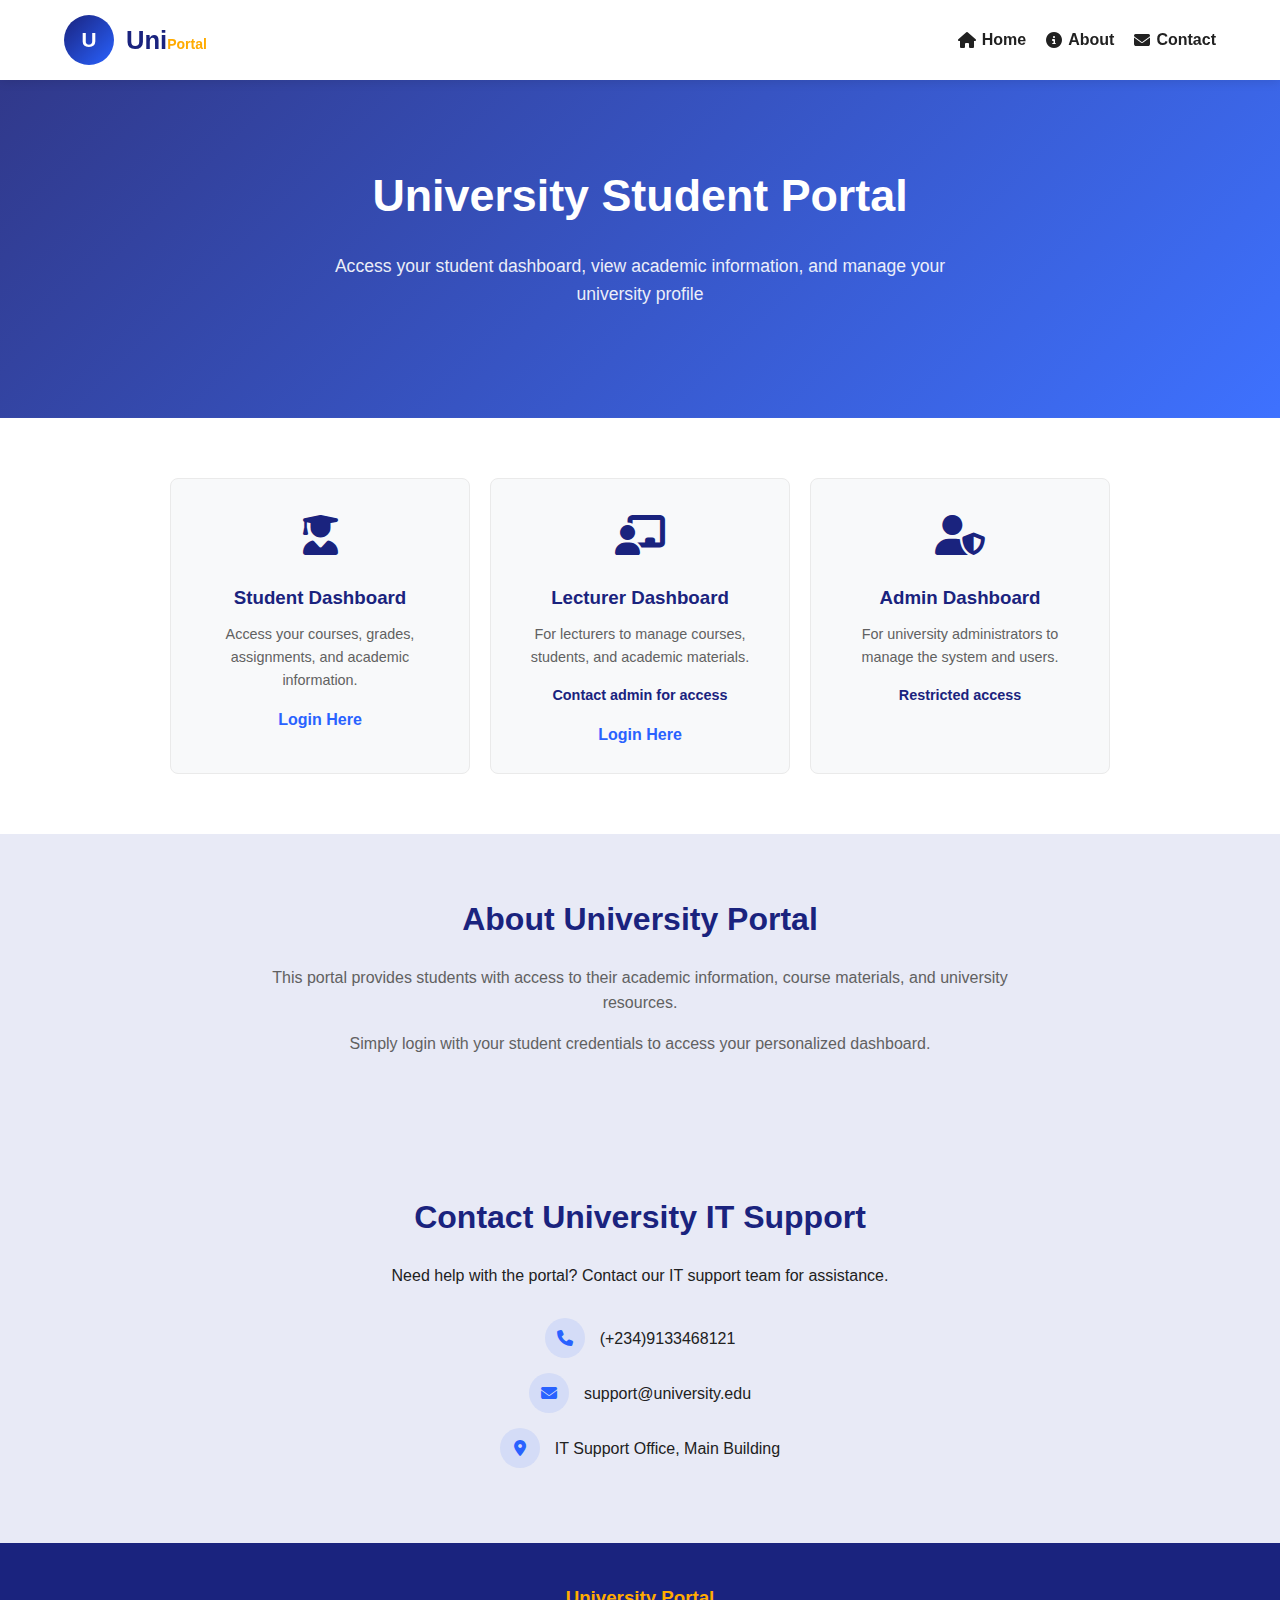
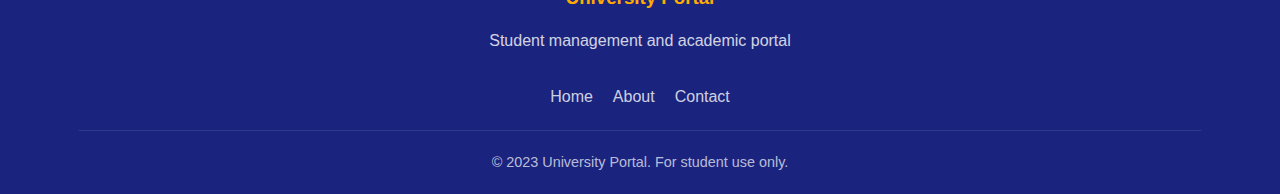
<file: index.html>
<!DOCTYPE html>
<html lang="en">

<head>
  <meta charset="UTF-8">
  <meta name="viewport" content="width=device-width, initial-scale=1.0">
  <link rel="icon" type="image/png" href="./src/images/title-image.jpeg">

  <title>University Portal | Student Login</title>
  <link rel="stylesheet" href="https://cdnjs.cloudflare.com/ajax/libs/font-awesome/6.4.0/css/all.min.css">
  <link rel="stylesheet" href="style.css">
</head>

<body>
  <!-- Header & Navigation -->
  <header>
    <div class="container header-container">
      <div class="logo-container">
        <a href="/">
          <div class="university-logo">U</div>
        </a>
        <div class="logo-text">Uni<span>Portal</span></div>
      </div>



      <nav>
        <ul id="mainNav">
          <li><a href="#home"><i class="fas fa-home"></i> Home</a></li>
          <li><a href="#about"><i class="fas fa-info-circle"></i> About</a></li>
          <li><a href="#contact"><i class="fas fa-envelope"></i> Contact</a></li>
        </ul>
        <button class="mobile-menu-btn" id="mobileMenuBtn">
          <i class="fas fa-bars"></i>
        </button>
      </nav>
    </div>
  </header>

  <!-- Hero Section -->
  <section class="hero" id="home">
    <div class="container hero-content">
      <h1>University Student Portal</h1>
      <p>Access your student dashboard, view academic information, and manage your university profile</p>
    </div>
  </section>

  <!-- <div class="slider">
    <div class="slides">
      <img src="/src/images/image1.jpeg" alt="Image 1">
    </div>
    <div class="slides">
      <img src="/src/images/image2.jpeg" alt="Image 2">
    </div>
    <div class="slides">
      <img src="/src/images/image3.jpeg" alt="Image 3">
    </div>
    <div class="slides">
      <img src="/src/images/image4.jpeg" alt="Image 4">
    </div>
    <div class="slides">
      <img src="/src/images/image5.jpeg" alt="Image 5">
    </div>
    <div class="slides">
      <img src="/src/images/image6.jpg" alt="Image 6">
    </div>
  </div> -->


  <!-- Simple Dashboard Cards -->
  <section class="dashboards">
    <div class="container">
      <div class="dashboard-cards">
        <!-- Student Dashboard Card -->
        <div class="dashboard-card">
          <div class="dashboard-icon">
            <i class="fas fa-user-graduate"></i>
          </div>
          <h3>Student Dashboard</h3>
          <p>Access your courses, grades, assignments, and academic information.</p>
          <a href="/src/pages/student/student-login.html" style="color: var(--accent-blue); font-weight: 600;">Login
            Here</a>
        </div>

        <!-- Lecturer Dashboard Card -->
        <div class="dashboard-card" id="lecturer-dashboard">
          <div class="dashboard-icon">
            <i class="fas fa-chalkboard-teacher"></i>
          </div>
          <h3>Lecturer Dashboard</h3>
          <p>For lecturers to manage courses, students, and academic materials.</p>
          <p style="color: var(--university-blue); font-weight: 600;">Contact admin for access</p>
          <a href="/src/pages/lecturer/login.html" style="color: var(--accent-blue); font-weight: 600;">Login Here</a>
        </div>

        <!-- Admin Dashboard Card -->
        <div class="dashboard-card" id="admin">
          <div class="dashboard-icon">
            <i class="fas fa-user-shield"></i>
          </div>
          <h3>Admin Dashboard</h3>
          <p>For university administrators to manage the system and users.</p>
          <p style="color: var(--university-blue); font-weight: 600;">Restricted access</p>
          <a href="/src/pages/admin/admin-login.html" style="color: var(--accent-blue); font-weight: 600;"></a>
        </div>
      </div>
    </div>
  </section>


  <!-- About Section -->
  <section class="about" id="about">
    <div class="container">
      <div class="about-content">
        <h2>About University Portal</h2>
        <p>This portal provides students with access to their academic information, course materials, and university
          resources.</p>
        <p>Simply login with your student credentials to access your personalized dashboard.</p>
      </div>
    </div>
  </section>

  <!-- Contact Section -->
  <section class="contact" id="contact">
    <div class="container">
      <div class="contact-content">
        <h2>Contact University IT Support</h2>
        <p>Need help with the portal? Contact our IT support team for assistance.</p>

        <div class="contact-info">
          <div class="contact-item">
            <i class="fas fa-phone"></i>
            <div>(+234)9133468121</div>
          </div>
          <div class="contact-item">
            <i class="fas fa-envelope"></i>
            <div>support@university.edu</div>
          </div>
          <div class="contact-item">
            <i class="fas fa-map-marker-alt"></i>
            <div>IT Support Office, Main Building</div>
          </div>
        </div>
      </div>
    </div>
  </section>

  <!-- Footer -->
  <footer>
    <div class="container">
      <div class="footer-content">
        <h3 style="margin-bottom: 15px; color: var(--university-gold);">University Portal</h3>
        <p style="opacity: 0.8; margin-bottom: 20px;">Student management and academic portal</p>
      </div>

      <ul class="footer-links">
        <li><a href="#home">Home</a></li>
        <li><a href="#about">About</a></li>
        <li><a href="#contact">Contact</a></li>
      </ul>

      <div class="copyright">
        <p>&copy; 2023 University Portal. For student use only.</p>
      </div>
    </div>
  </footer>

  <script src="./main.js"></script>
</body>

</html>
</file>
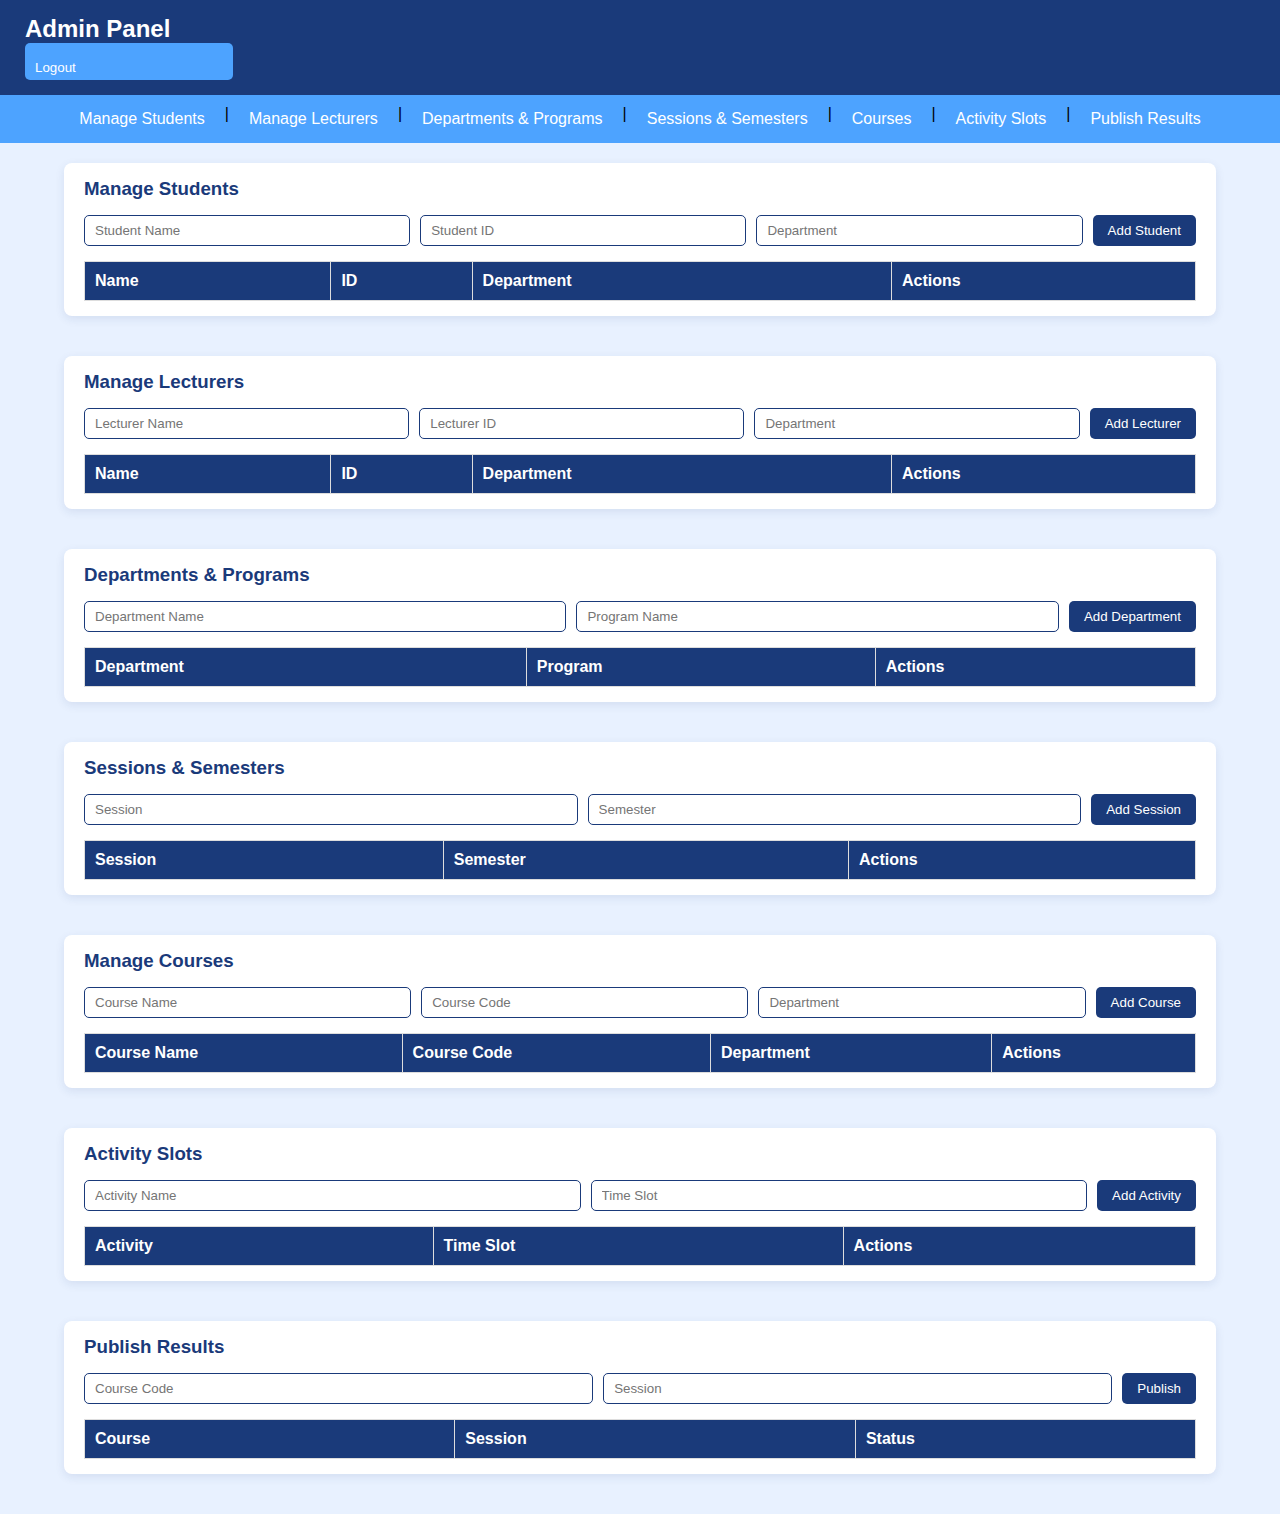
<file: src/pages/admin/admin-dashboard.html>
<!DOCTYPE html>
<html lang="en">

<head>
  <meta charset="UTF-8">
  <meta name="viewport" content="width=device-width, initial-scale=1.0">
  <title>Admin Panel</title>
  <link rel="stylesheet" href="admin.css">
  <link href="https://fonts.googleapis.com/icon?family=Material+Icons" rel="stylesheet">
</head>

<body>

  <header>
    <div class="head">
      <h2>Admin Panel</h2>
      <button class="logout-btn">
        <span>Logout</span>
        <i class="material-icons">logout</i>
      </button>
    </div>
  </header>

  <nav>
    <a href="#students">Manage Students</a> |
    <a href="#lecturers">Manage Lecturers</a> |
    <a href="#departments">Departments & Programs</a> |
    <a href="#sessions">Sessions & Semesters</a> |
    <a href="#courses">Courses</a> |
    <a href="#activities">Activity Slots</a> |
    <a href="#publish">Publish Results</a>
  </nav>

  <main>

    <!-- 1. Manage Students -->
    <section id="students">
      <h3>Manage Students</h3>
      <form id="studentForm">
        <input type="text" id="studentName" placeholder="Student Name" required>
        <input type="text" id="studentID" placeholder="Student ID" required>
        <input type="text" id="studentDept" placeholder="Department" required>
        <button type="submit">Add Student</button>
      </form>
      <table>
        <thead>
          <tr>
            <th>Name</th>
            <th>ID</th>
            <th>Department</th>
            <th>Actions</th>
          </tr>
        </thead>
        <tbody id="studentsTable"></tbody>
      </table>
    </section>

    <!-- 2. Manage Lecturers -->
    <section id="lecturers">
      <h3>Manage Lecturers</h3>
      <form id="lecturerForm">
        <input type="text" id="lecturerName" placeholder="Lecturer Name" required>
        <input type="text" id="lecturerID" placeholder="Lecturer ID" required>
        <input type="text" id="lecturerDept" placeholder="Department" required>
        <button type="submit">Add Lecturer</button>
      </form>
      <table>
        <thead>
          <tr>
            <th>Name</th>
            <th>ID</th>
            <th>Department</th>
            <th>Actions</th>
          </tr>
        </thead>
        <tbody id="lecturersTable"></tbody>
      </table>
    </section>

    <!-- 3. Departments & Programs -->
    <section id="departments">
      <h3>Departments & Programs</h3>
      <form id="departmentForm">
        <input type="text" id="deptName" placeholder="Department Name" required>
        <input type="text" id="programName" placeholder="Program Name" required>
        <button type="submit">Add Department</button>
      </form>
      <table>
        <thead>
          <tr>
            <th>Department</th>
            <th>Program</th>
            <th>Actions</th>
          </tr>
        </thead>
        <tbody id="departmentsTable"></tbody>
      </table>
    </section>

    <!-- 4. Sessions & Semesters -->
    <section id="sessions">
      <h3>Sessions & Semesters</h3>
      <form id="sessionForm">
        <input type="text" id="session" placeholder="Session" required>
        <input type="text" id="semester" placeholder="Semester" required>
        <button type="submit">Add Session</button>
      </form>
      <table>
        <thead>
          <tr>
            <th>Session</th>
            <th>Semester</th>
            <th>Actions</th>
          </tr>
        </thead>
        <tbody id="sessionsTable"></tbody>
      </table>
    </section>

    <!-- 5. Courses -->
    <section id="courses">
      <h3>Manage Courses</h3>
      <form id="courseForm">
        <input type="text" id="courseName" placeholder="Course Name" required>
        <input type="text" id="courseCode" placeholder="Course Code" required>
        <input type="text" id="courseDept" placeholder="Department" required>
        <button type="submit">Add Course</button>
      </form>
      <table class="course-table">
        <thead>
          <tr>
            <th>Course Name</th>
            <th>Course Code</th>
            <th>Department</th>
            <th>Actions</th>
          </tr>
        </thead>
        <tbody id="coursesTable"></tbody>
      </table>
    </section>

    <!-- 6. Activity Slots -->
    <section id="activities">
      <h3>Activity Slots</h3>
      <form id="activityForm">
        <input type="text" id="activityName" placeholder="Activity Name" required>
        <input type="text" id="activityTime" placeholder="Time Slot" required>
        <button type="submit">Add Activity</button>
      </form>
      <table>
        <thead>
          <tr>
            <th>Activity</th>
            <th>Time Slot</th>
            <th>Actions</th>
          </tr>
        </thead>
        <tbody id="activitiesTable"></tbody>
      </table>
    </section>

    <!-- 7. Publish Results -->
    <section id="publish">
      <h3>Publish Results</h3>
      <form id="publishForm">
        <input type="text" id="publishCourse" placeholder="Course Code" required>
        <input type="text" id="publishSession" placeholder="Session" required>
        <button type="submit">Publish</button>
      </form>
      <table>
        <thead>
          <tr>
            <th>Course</th>
            <th>Session</th>
            <th>Status</th>
          </tr>
        </thead>
        <tbody id="publishTable"></tbody>
      </table>
    </section>

  </main>

  <script src="admin.js"></script>
  <script>
    // Initialize forms and tables
    handleFormSubmit("studentForm", "students", ["studentName", "studentID", "studentDept"], "studentsTable");
    renderTable("students", "studentsTable", ["studentName", "studentID", "studentDept"]);

    handleFormSubmit("lecturerForm", "lecturers", ["lecturerName", "lecturerID", "lecturerDept"], "lecturersTable");
    renderTable("lecturers", "lecturersTable", ["lecturerName", "lecturerID", "lecturerDept"]);

    handleFormSubmit("departmentForm", "departments", ["deptName", "programName"], "departmentsTable");
    renderTable("departments", "departmentsTable", ["deptName", "programName"]);

    handleFormSubmit("sessionForm", "sessions", ["session", "semester"], "sessionsTable");
    renderTable("sessions", "sessionsTable", ["session", "semester"]);

    handleFormSubmit("courseForm", "courses", ["courseName", "courseCode", "courseDept"], "coursesTable");
    renderTable("courses", "coursesTable", ["courseName", "courseCode", "courseDept"]);

    handleFormSubmit("activityForm", "activities", ["activityName", "activityTime"], "activitiesTable");
    renderTable("activities", "activitiesTable", ["activityName", "activityTime"]);

    handleFormSubmit("publishForm", "published", ["publishCourse", "publishSession"], "publishTable");
    renderTable("published", "publishTable", ["publishCourse", "publishSession"]);

    // ------------------------
    // LOGOUT FUNCTION
    // ------------------------
    function logoutHandler() {
      // Clear all session storage keys
      sessionStorage.removeItem("adminLoggedIn");

      // Redirect to a default login page
      window.location.href = "admin-login.html"; // or your generic login page
    }

    // ------------------------
    // OPTIONAL: Attach logout to any button
    // ------------------------
    const logoutBtn = document.querySelector(".logout-btn");
    if (logoutBtn) {
      logoutBtn.addEventListener("click", logoutHandler);
    }
  </script>

</body>

</html>
</file>
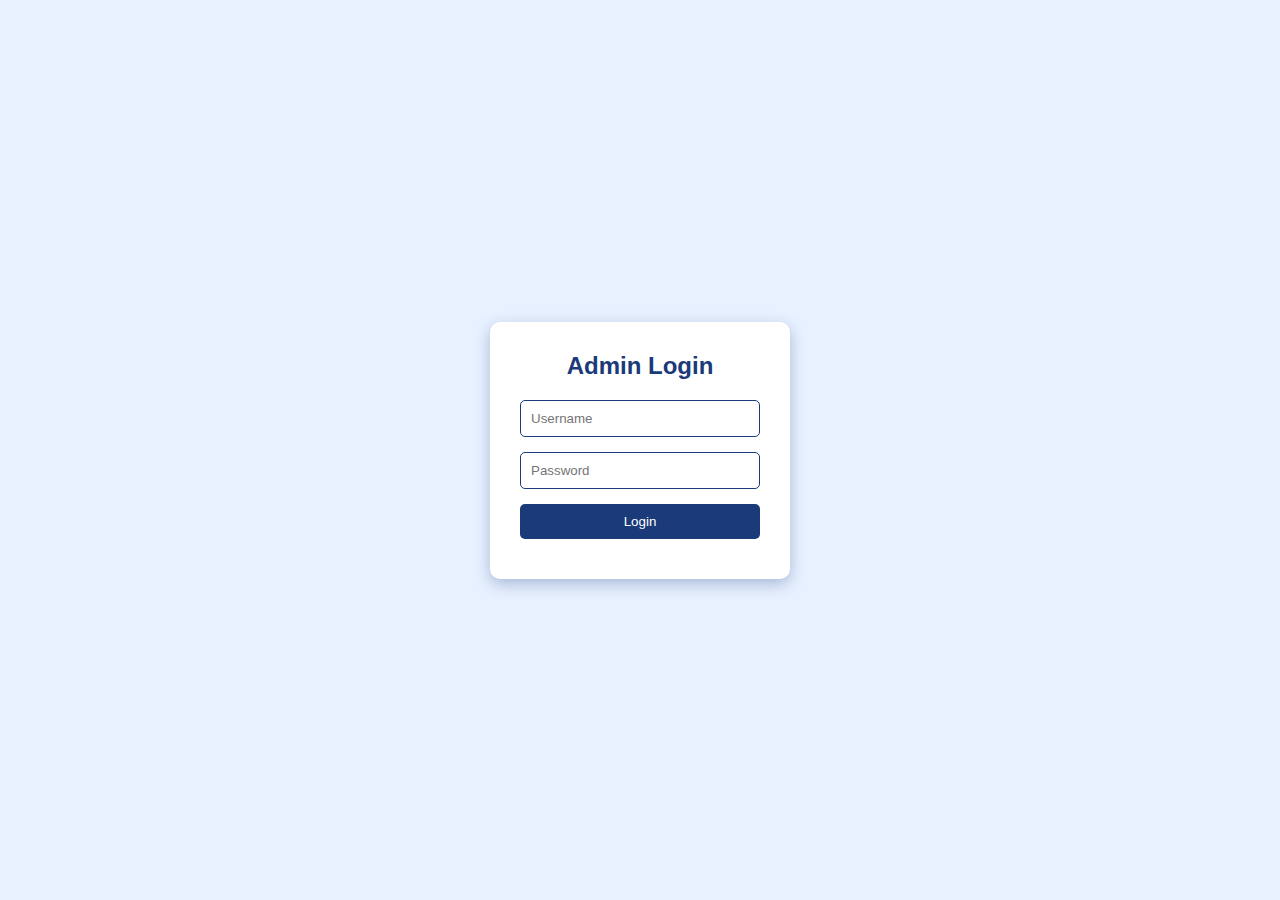
<file: src/pages/admin/admin-login.html>
<!DOCTYPE html>
<html lang="en">
<head>
  <meta charset="UTF-8">
  <meta name="viewport" content="width=device-width, initial-scale=1.0">
  <title>Admin Login</title>
  <link rel="stylesheet" href="admin-login.css">
</head>
<body>

  <div class="login-container">
    <h2>Admin Login</h2>
    <form id="admin-login-form">
      <input type="text" id="username" placeholder="Username" required>
      <input type="password" id="password" placeholder="Password" required>
      <button type="submit">Login</button>
      <p id="error-msg"></p>
    </form>
  </div>

  <script src="admin-login.js"></script>
</body>
</html>
</file>
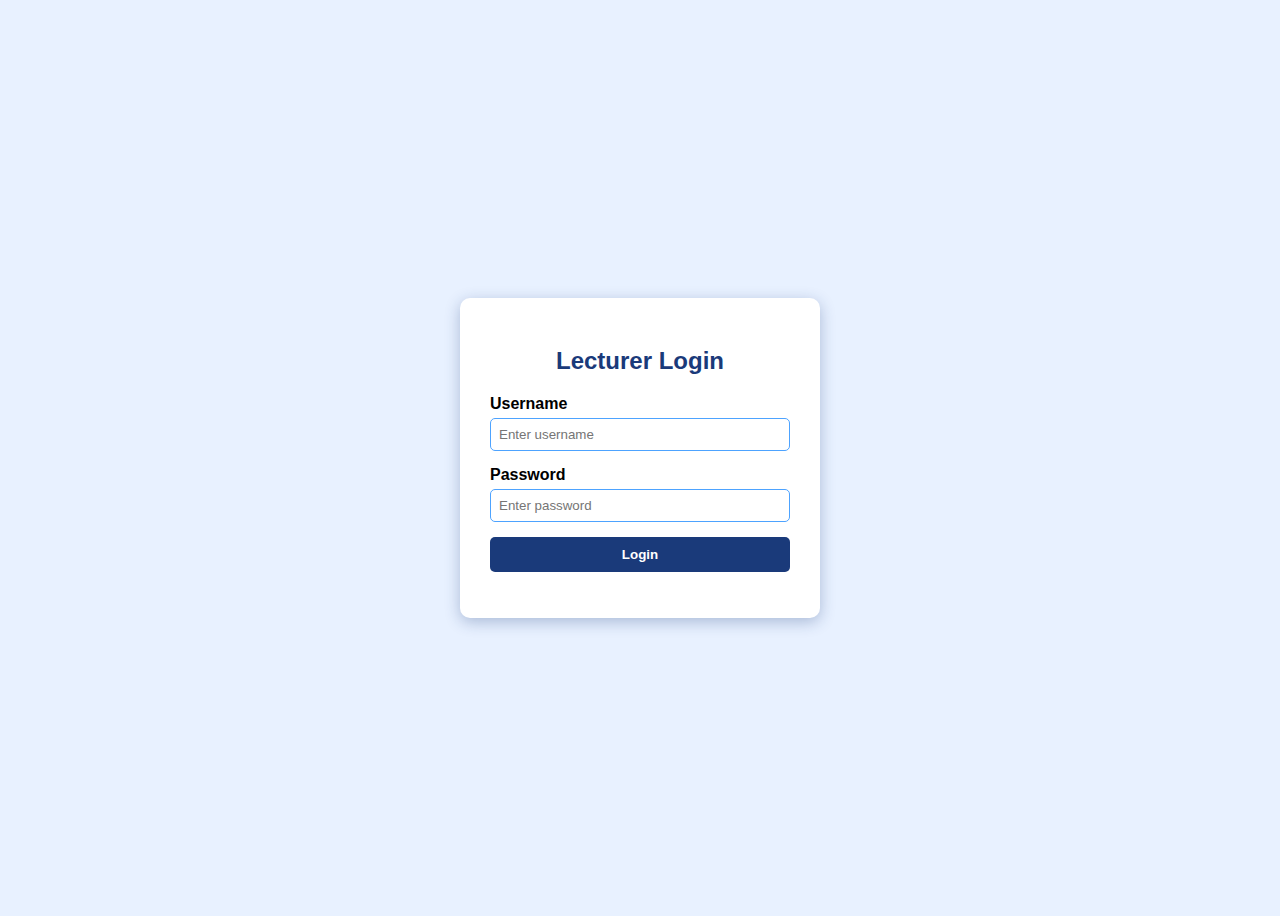
<file: src/pages/lecturer/courses.html>
<!DOCTYPE html>
<html lang="en">

<head>
  <meta charset="UTF-8">
  <meta name="viewport" content="width=device-width, initial-scale=1.0">
  <title>Assigned Courses</title>
  <link rel="stylesheet" href="/src/pages/lecturer/lecturer.css">
  <link href="https://fonts.googleapis.com/icon?family=Material+Icons" rel="stylesheet">
</head>

<body>

  <a class="back" href="dashboard.html">
    <i class="material-icons">arrow_back</i>
    <span>Back</span>
  </a>

  <div class="body flex">
    <header>
      <h2>Assigned Courses</h2>
    </header>

    <main>
      <ul id="course-list"></ul>
    </main>
  </div>

  <script>
    if (localStorage.getItem("lecturerLoggedIn") !== "true") {
      window.location.href = "login.html";
    }

    const courses = ["Math 101", "English 201", "CS 301"];
    const courseList = document.getElementById("course-list");
    courses.forEach(course => {
      const li = document.createElement("li");
      li.textContent = course;
      li.style.padding = "10px";
      li.style.borderBottom = "1px solid #ddd";
      courseList.appendChild(li);
    });
  </script>
</body>

</html>
</file>
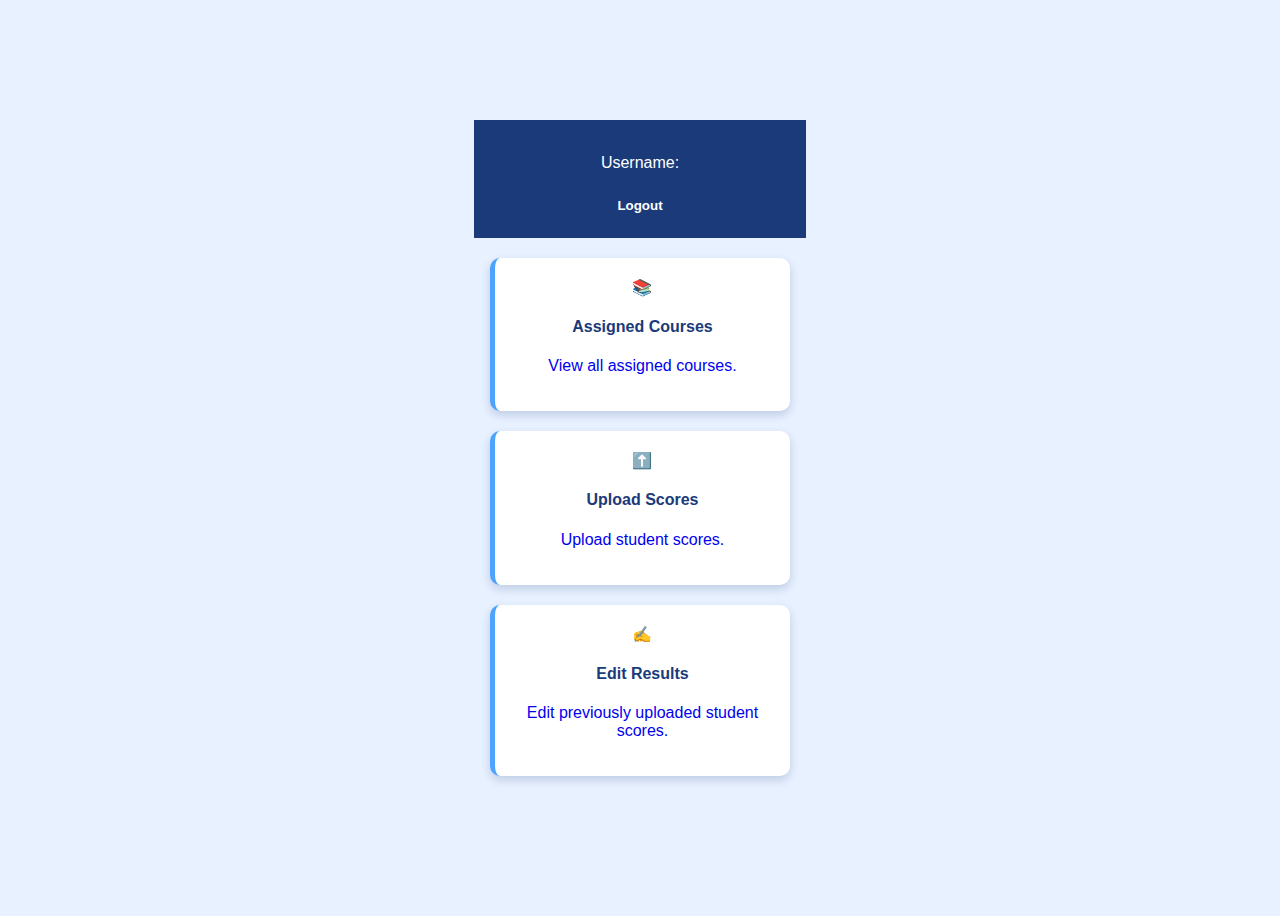
<file: src/pages/lecturer/dashboard.html>
<!DOCTYPE html>
<html lang="en">

<head>
  <meta charset="UTF-8">
  <meta name="viewport" content="width=device-width, initial-scale=1.0">
  <title>Dashboard</title>
  <link rel="icon"
    href="data:image/svg+xml,%3Csvg%20xmlns%3D%22http%3A%2F%2Fwww.w3.org%2F2000%2Fsvg%22%20viewBox%3D%220%200%20100%20100%22%3E%3Ctext%20x%3D%2250%22%20y%3D%2250%22%20font-size%3D%2250%22%20text-anchor%3D%22middle%22%20dominant-baseline%3D%22middle%22%3E%F0%9F%8F%A0%3C%2Ftext%3E%3C%2Fsvg%3E">
  <link rel="stylesheet" href="/src/pages/lecturer/lecturer.css">
</head>

<body>

  <div class="body">
    <header>
      <h3 class="name"></h3>
      <p>
        <span>Username:</span>
        <i>
          <span class="user-name"></span>
        </i>
      </p>
      <button class="logout-btn">Logout</button>
    </header>

    <main>
      <section class="cards">
        <a href="courses.html">
          <div class="card">
            <span>📚</span>
            <h4>Assigned Courses</h4>
            <p>View all assigned courses.</p>
          </div>
        </a>

        <a href="upload.html">
          <div class="card">
            <span>⬆️</span>
            <h4>Upload Scores</h4>
            <p>Upload student scores.</p>
          </div>
        </a>

        <a href="edit.html">
          <div class="card">
            <span>✍️</span>
            <h4>Edit Results</h4>
            <p>Edit previously uploaded student scores.</p>
          </div>
        </a>
      </section>
    </main>
  </div>
  <script>

    window.addEventListener("load", () => {
      const users = JSON.parse(localStorage.getItem("users"));
      const currentUser = users[users.length - 1]; // Get the last user
      if (currentUser) {
        const dashboardName = document.querySelector('.name');
        const userName = document.querySelector('.user-name')
        dashboardName.innerHTML = `Welcome, ${currentUser.firstName}`;
        userName.innerHTML = currentUser.userName;
      }
    });
    // ------------------------
    // LOGOUT FUNCTION
    // ------------------------
    function logoutHandler() {
      // Clear all session storage keys
      sessionStorage.removeItem("lecturerLoggedIn");

      // Redirect to a default login page
      window.location.href = "login.html"; // or your generic login page
    }

    // ------------------------
    // OPTIONAL: Attach logout to any button
    // ------------------------
    const logoutBtn = document.querySelector(".logout-btn");
    if (logoutBtn) {
      logoutBtn.addEventListener("click", logoutHandler);
    }
  </script>
</body>

</html>
</file>
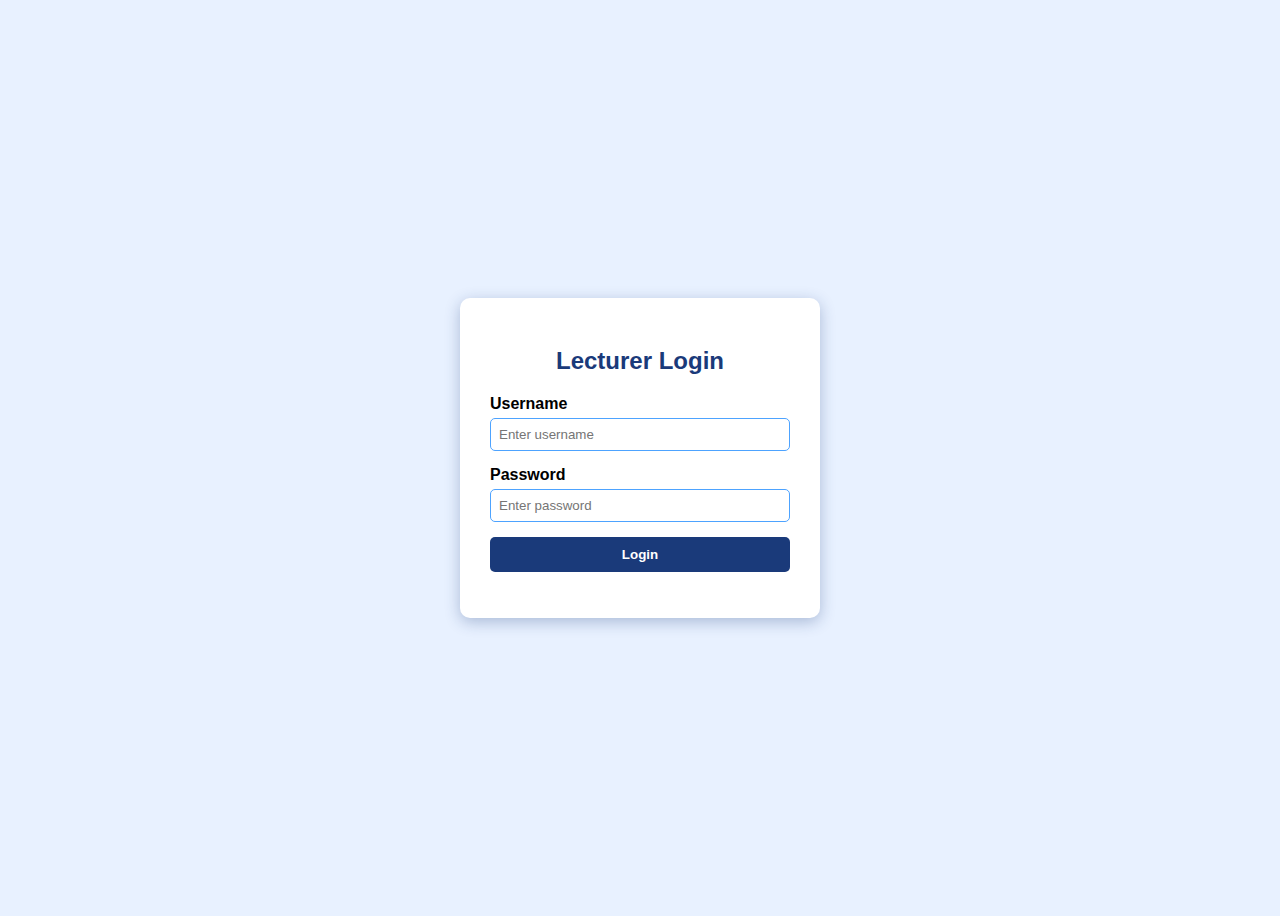
<file: src/pages/lecturer/edit.html>
<!DOCTYPE html>
<html lang="en">

<head>
  <meta charset="UTF-8">
  <meta name="viewport" content="width=device-width, initial-scale=1.0">
  <title>Edit Results</title>
  <link href="https://fonts.googleapis.com/icon?family=Material+Icons" rel="stylesheet">
  <link rel="stylesheet" href="/src/pages/lecturer/lecturer.css">
</head>

<body>
  <a class="back" href="dashboard.html">
    <i class="material-icons">arrow_back</i>
    <span>Back</span>
  </a>

  <div class="body flex">
    <header>
      <h2>Edit Results</h2>
    </header>

    <main>
      <label for="edit-course">Select Course:</label>
      <select id="edit-course">
        <option value="">--Select--</option>
        <option value="Math101">Math 101</option>
        <option value="Eng201">English 201</option>
        <option value="CS301">Computer Science 301</option>
      </select>

      <div id="edit-students-container"></div>
      <button id="save-edits">Save Changes</button>
    </main>
  </div>

  <script src="edit.js"></script>
</body>

</html>
</file>
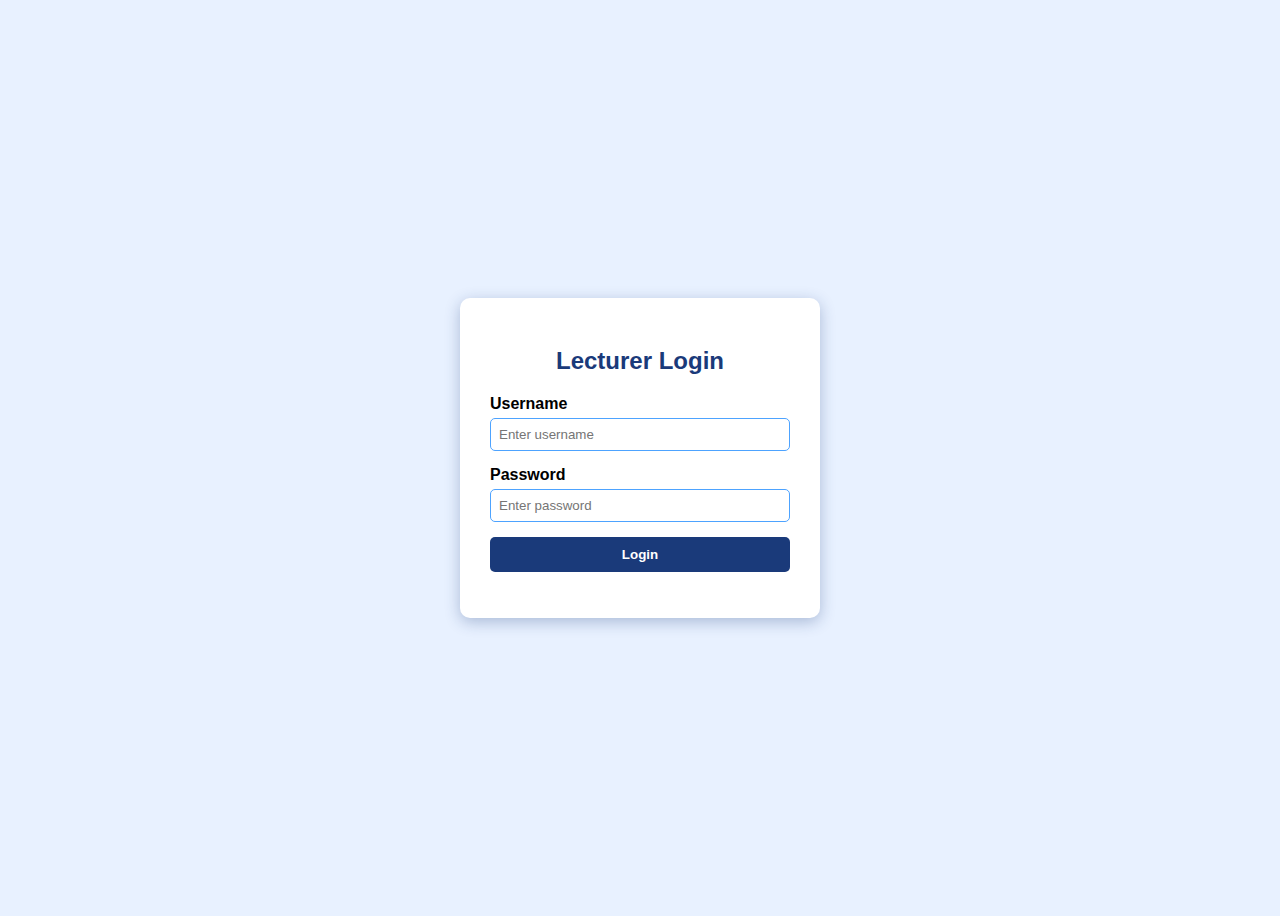
<file: src/pages/lecturer/login.html>
<!DOCTYPE html>
<html lang="en">
<head>
  <meta charset="UTF-8">
  <meta name="viewport" content="width=device-width, initial-scale=1.0">
  <title>Lecturer Login</title>
  <link rel="stylesheet" href="/src/pages/lecturer/lecturer.css">
</head>
<body>
  <div class="login-container">
    <h2>Lecturer Login</h2>
    <form id="login-form">
      <div class="input-field">
        <label for="username">Username</label>
        <input type="text" id="username" placeholder="Enter username" required>
      </div>
      <div class="input-field">
        <label for="password">Password</label>
        <input type="password" id="password" placeholder="Enter password" required>
      </div>
      <button type="submit">Login</button>
    </form>
    <p id="login-error"></p>
  </div>

  <script src="/src/pages/lecturer/lecturer.js"></script>
</body>
</html>
</file>
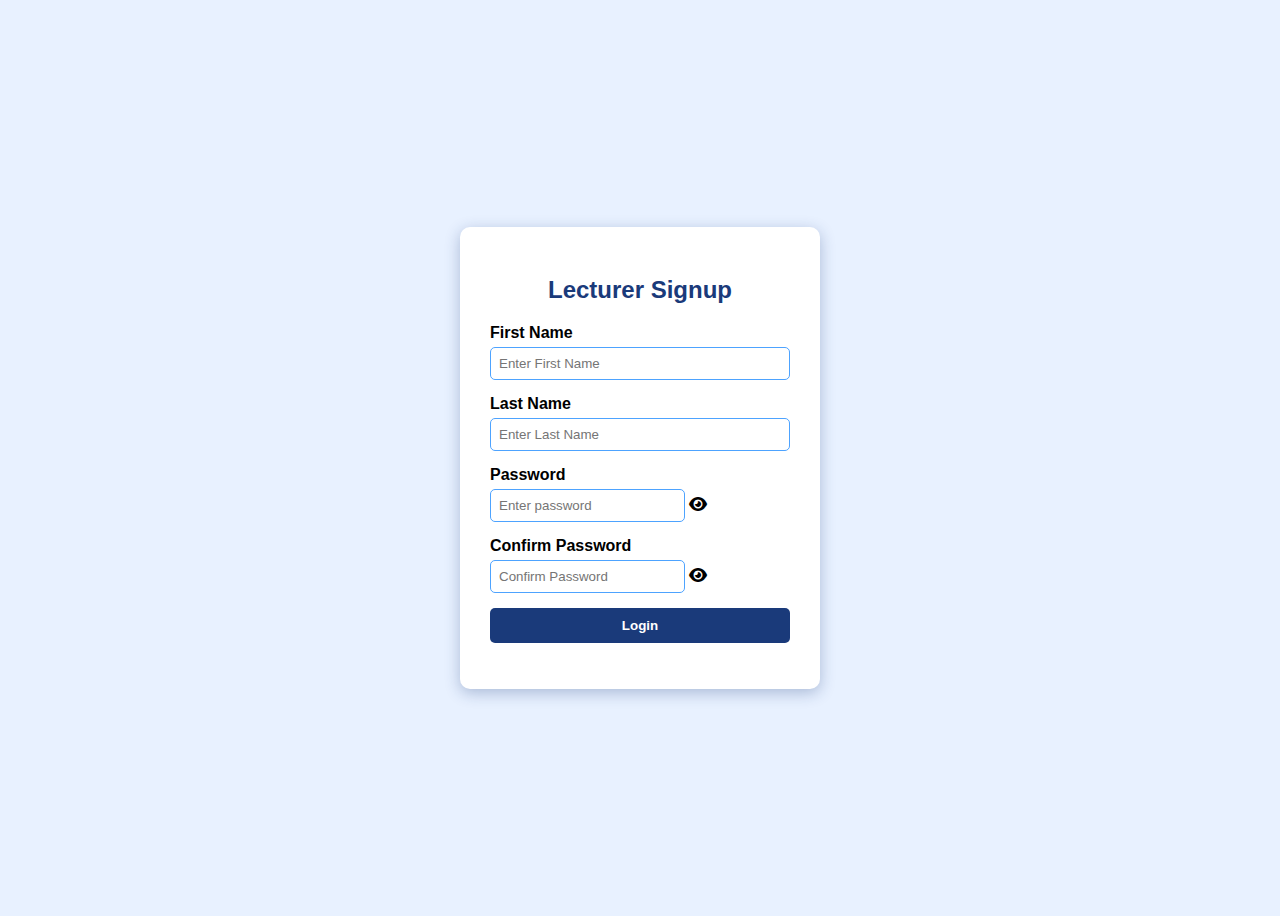
<file: src/pages/lecturer/signup.html>
<!DOCTYPE html>
<html lang="en">

<head>
  <meta charset="UTF-8">
  <meta name="viewport" content="width=device-width, initial-scale=1.0">
  <title>Signup</title>
  <link rel="stylesheet" href="https://cdnjs.cloudflare.com/ajax/libs/font-awesome/6.4.0/css/all.min.css">
  <link rel="icon" href="data:image/svg+xml,%3Csvg%20xmlns%3D%22http%3A%2F%2Fwww.w3.org%2F2000%2Fsvg%22%20viewBox%3D%220%200%20100%20100%22%3E%3Ctext%20x%3D%2250%22%20y%3D%2250%22%20font-size%3D%2250%22%20text-anchor%3D%22middle%22%20dominant-baseline%3D%22middle%22%3E%E2%9C%8D%EF%B8%8F%3C%2Ftext%3E%3C%2Fsvg%3E">
  <link rel="stylesheet" href="/src/pages/lecturer/lecturer.css">
</head>

<body>
  <div class="login-container">
    <h2>Lecturer Signup</h2>
    <form id="login-form">
      <div class="input-field">
        <label for="first-name">First Name</label>
        <input type="text" id="first-name" placeholder="Enter First Name" required>
      </div>
      <div class="input-field">
        <label for="last-name">Last Name</label>
        <input type="text" id="last-name" placeholder="Enter Last Name" required>
      </div>
      <div class="input-field">
        <label for="password">Password</label>
        <div class="password-container">
          <input type="password" id="password" placeholder="Enter password" required>
          <i class="fa-solid fa-eye toggle-password" id="toggle-password"></i>
        </div>
      </div>
      <div class="input-field">
        <label for="confirm-password">Confirm Password</label>
        <div class="password-container">
          <input type="password" id="confirm-password" placeholder="Confirm Password" required>
          <i class="fa-solid fa-eye toggle-password" id="toggle-confirm-password"></i>
        </div>
      </div>
      <button type="submit">Login</button>
    </form>
    <p id="login-error"></p>
  </div>

  <script src="/src/pages/lecturer/signup.js"></script>
</body>

</html>
</file>
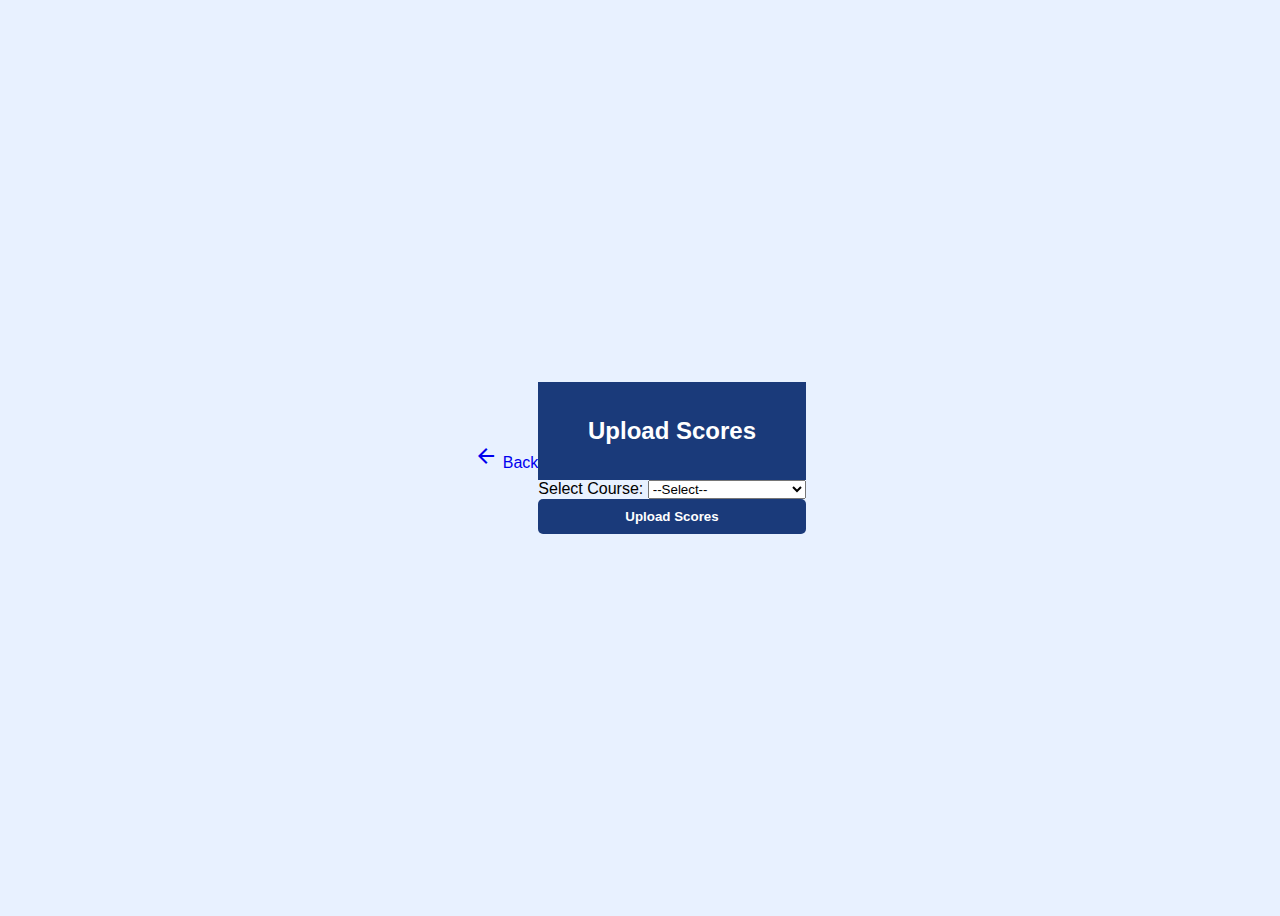
<file: src/pages/lecturer/upload.html>
<!DOCTYPE html>
<html lang="en">

<head>
  <meta charset="UTF-8">
  <meta name="viewport" content="width=device-width, initial-scale=1.0">
  <title>Upload Scores</title>
  <link href="https://fonts.googleapis.com/icon?family=Material+Icons" rel="stylesheet">
  <link rel="stylesheet" href="/src/pages/lecturer/lecturer.css">
</head>

<body>
  <a class="back" href="dashboard.html">
    <i class="material-icons">arrow_back</i>
    <span>Back</span>
  </a>

  <div class="body flex">
    <header>
      <h2>Upload Scores</h2>
    </header>

    <main>
      <form id="upload-form">
        <label for="course">Select Course:</label>
        <select id="course">
          <option value="">--Select--</option>
          <option value="Math101">Math 101</option>
          <option value="Eng201">English 201</option>
          <option value="CS301">Computer Science 301</option>
        </select>

        <div id="students-container"></div>

        <button type="submit">Upload Scores</button>
      </form>
    </main>
  </div>


  <script src="upload.js"></script>
</body>

</html>
</file>
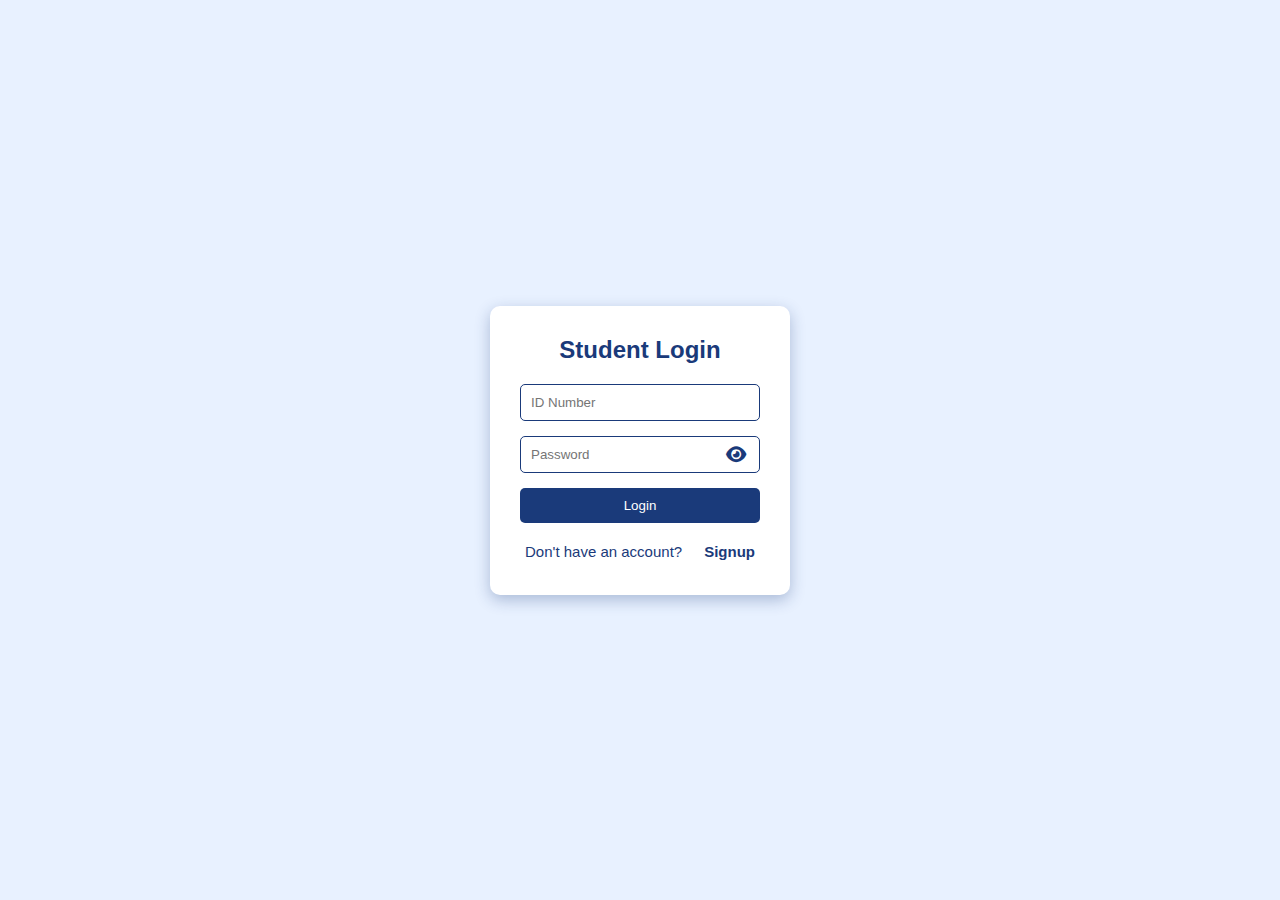
<file: src/pages/student/dashboard.html>
<!DOCTYPE html>
<html lang="en">

<head>
  <meta charset="UTF-8">
  <meta name="viewport" content="width=device-width, initial-scale=1.0">
  <title>Student Dashboard</title>
  <link rel="stylesheet" href="/src/pages/student/studentCSS/dashboard.css">
  <link href="https://fonts.googleapis.com/icon?family=Material+Icons" rel="stylesheet">
</head>

<body>

  <header>
    <nav>
      <h2>Student Dashboard</h2>
      <button class="logout-btn"><span>Logout</span><i class="material-icons">logout</i></button>
    </nav>
  </header>

  <main>
    <section class="top-section">
      <div class="welcome-box">
        <h3 class="name"></h3>
        <p>Your academic overview is displayed below.</p>
      </div>
    </section>

    <section class="cards">
      <a href="/src/pages/student/profile.html">
        <div class="card">
          <div class="card_headline">
            <i class="material-icons">person</i>
            <h4>Profile</h4>
          </div>
          <p>View and update your profile details.</p>
        </div>
      </a>

      <a href="/src/pages/student/result.html">
        <div class="card">
          <div class="card_headline">
            <i class="material-icons">assessment</i>
            <h4>Results</h4>
          </div>
          <p>Check your academic performance.</p>
        </div>
      </a>

      <div class="card">
        <div class="card_headline">
          <i class="material-icons">school</i>
          <h4>Courses</h4>
        </div>
        <p>See the list of registered courses.</p>
      </div>

      <div class="card">
        <div class="card_headline">
          <i class="material-icons">payment</i>
          <h4>Payments</h4>
        </div>
        <p>View your payment history.</p>
      </div>
    </section>
  </main>

  <script src="/src/js/students/main.js"></script>
  <script src="./studentJS/dashboard.js"></script>

</body>

</html>
</file>
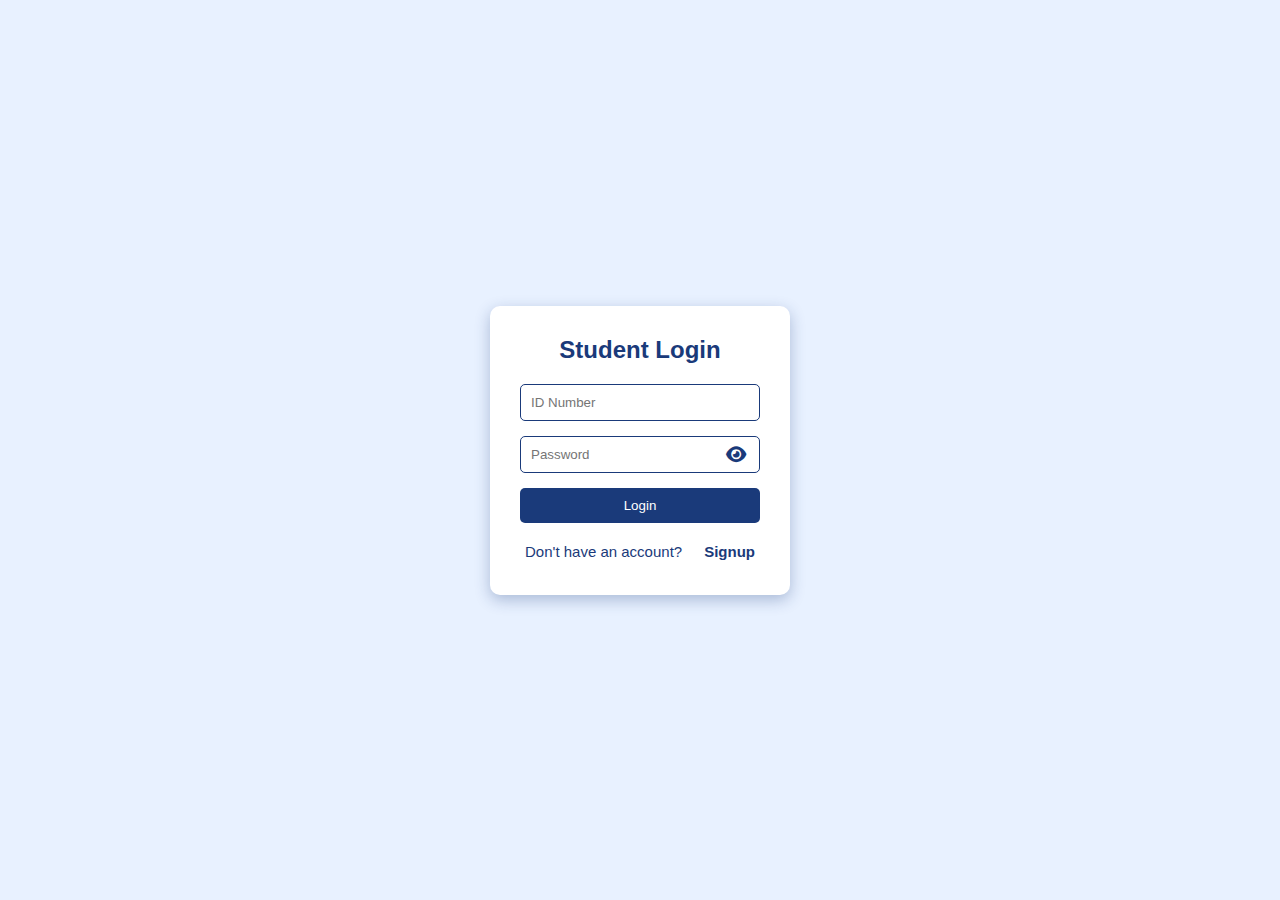
<file: src/pages/student/result.html>
<!DOCTYPE html>
<html lang="en">

<head>
  <meta charset="UTF-8">
  <meta name="viewport" content="width=device-width, initial-scale=1.0">
  <title>Results</title>
  <link rel="icon" href="data:image/svg+xml,%3Csvg%20xmlns%3D%22http%3A%2F%2Fwww.w3.org%2F2000%2Fsvg%22%20viewBox%3D%220%200%20100%20100%22%3E%3Ctext%20x%3D%2250%22%20y%3D%2250%22%20font-size%3D%2250%22%20text-anchor%3D%22middle%22%20dominant-baseline%3D%22middle%22%3E%F0%9F%8F%86%3C%2Ftext%3E%3C%2Fsvg%3E">
  <link rel="stylesheet" href="/src/pages/student/studentCSS/result.css">
  <link href="https://fonts.googleapis.com/icon?family=Material+Icons" rel="stylesheet">
</head>

<body>
  <header>
    <nav>
      <div class="logo-container">
        <a href="/src/pages/student/dashboard.html">
          <div class="university-logo">U</div>
        </a>
        <div class="logo-text">Uni<span>Portal</span></div>
      </div>
      <div class="menu">
        <ul class="nav__menu">
          <li>
            <span>📊</span>
            <a href="/src/pages/student/dashboard.html">DashBoard</a></li>
          <li>
            <span>👤</span>
            <a href="/src/pages/student/profile.html">Profile</a></li>
          <li>
            <span>📈</span>
            <a href="/src/pages/student/result.html">Results</a></li>
          <li >
            <button class="logout-btn"><span>Logout</span><i class="material-icons">logout</i></button>
          </li>
        </ul>
        <button class="hamburger">&#9776;</button>
      </div>
    </nav>
  </header>
  <main>

    <div class="container">

      <div class="student-info">
        <p><b>Name:</b> <span class="name"></span></p>
        <p><b>Student ID:</b> <span class="id"></span></p>
        <p><b>Level:</b> 100</p>
        <p><b>Session:</b> 2024/2025</p>
        <p><b>CGPA:</b> <span class="cgpa"></span></p>
      </div>
    </div>
    <div class="result">
      <div class="header">
        Academic Results
      </div>
      <div id="printableDiv"></div>
      <button class="print" onclick="printDiv('printableDiv')">Print Result
      </button>
    </div>
  </main>
  <footer class="footer">
    &copy; 2025 School Results Page | All Rights Reserved
  </footer>
  <script type="module" src="/src/js/students/main.js"></script>
  <script src="./studentJS/result.js"></script>
</body>

</html>
</file>
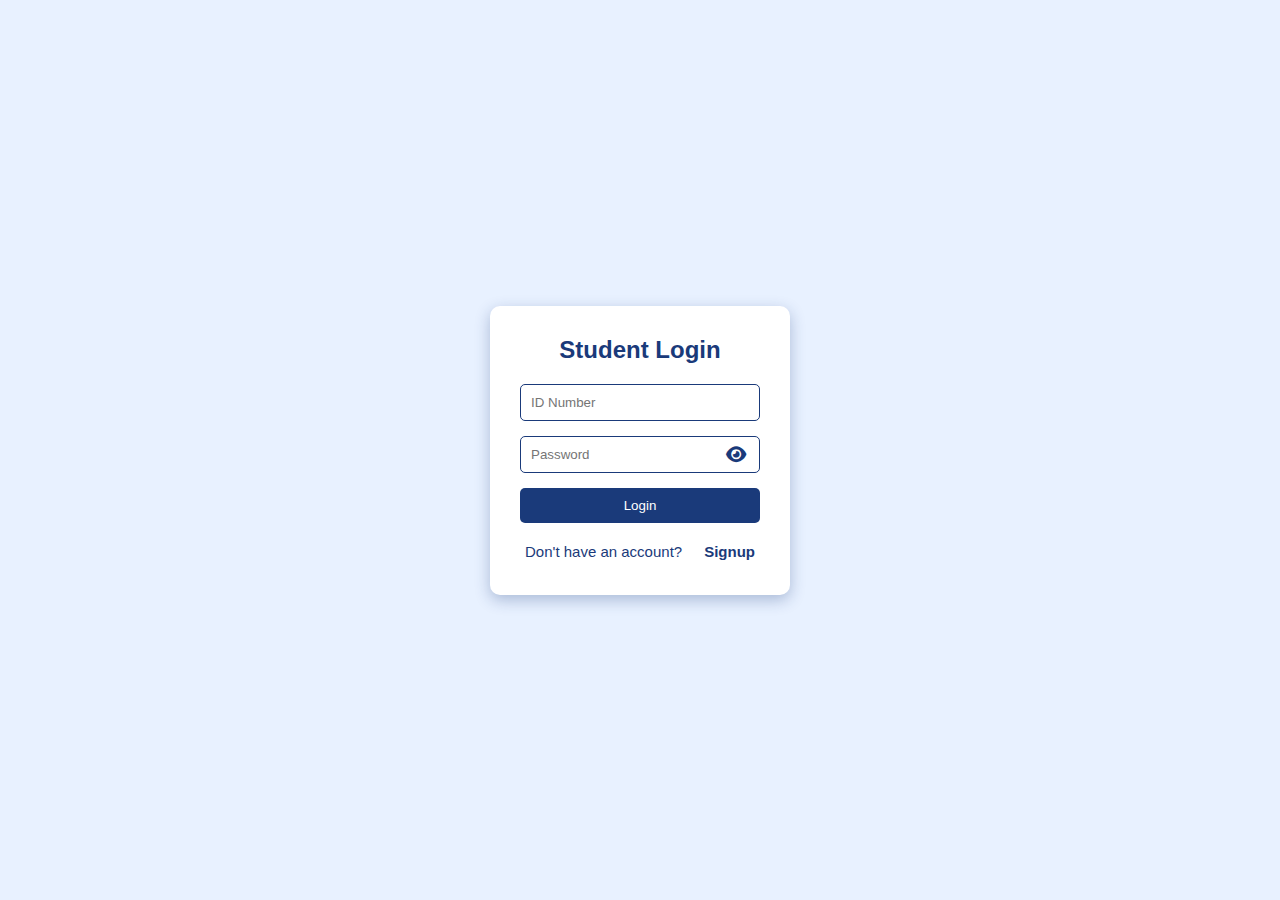
<file: src/pages/student/student-login.html>
<!DOCTYPE html>
<html lang="en">

<head>
  <meta charset="UTF-8">
  <meta name="viewport" content="width=device-width, initial-scale=1.0">
  <title>Login</title>
  <link rel="icon" href="data:image/svg+xml,%3Csvg%20xmlns%3D%22http%3A%2F%2Fwww.w3.org%2F2000%2Fsvg%22%20viewBox%3D%220%200%20100%20100%22%3E%3Ctext%20x%3D%2250%22%20y%3D%2250%22%20font-size%3D%2250%22%20text-anchor%3D%22middle%22%20dominant-baseline%3D%22middle%22%3E%E2%86%A9%3C%2Ftext%3E%3C%2Fsvg%3E">
  <link rel="stylesheet" href="https://cdnjs.cloudflare.com/ajax/libs/font-awesome/6.4.0/css/all.min.css">

  <link rel="stylesheet" href="student-login.css">
</head>

<body>

  <div class="message-container">
    <div class="message-container-box">
      <h3>Login Successful</h3>
      <i>
        Redirecting to Student Dashboard<span class="load"><span></span><span></span><span></span></span>
      </i>
    </div>
  </div>

  <div class="login-container">
    <h2>Student Login</h2>
    <form id="student-login-form">
      <input type="text" id="username" placeholder="ID Number" required>
      <div class="password-container">
        <input type="password" id="password" placeholder="Password">
        <i class="fa-solid fa-eye toggle-password" id="toggle-password"></i>
      </div>
      <button type="submit">Login</button>
      <p id="error-msg"></p>
      <p class="signup">
        <span>Don't have an account?</span>
        <span>
          <a href="./student-signup.html">Signup</a>
        </span>
      </p>
    </form>
  </div>

  <script src="student-login.js"></script>
</body>

</html>
</file>
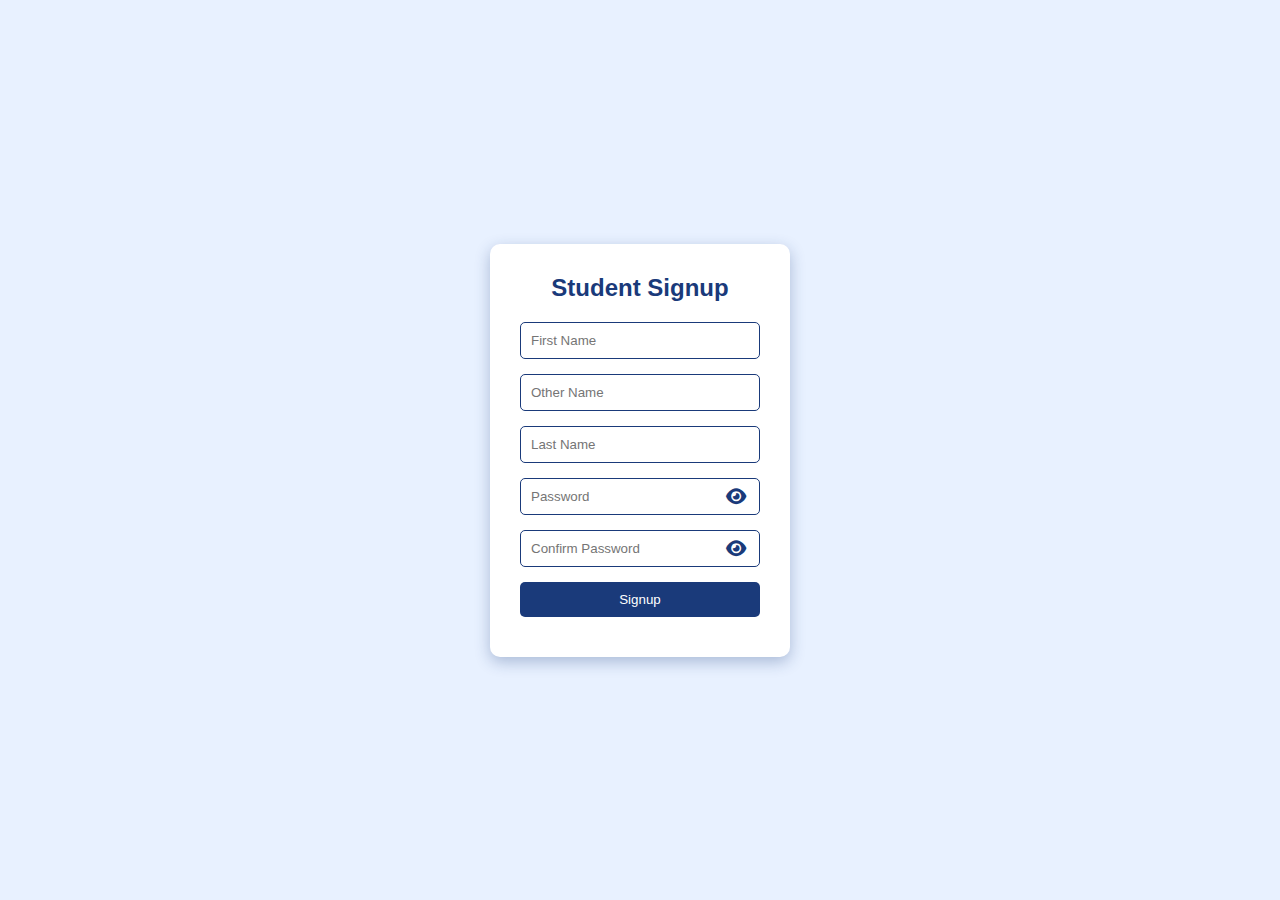
<file: src/pages/student/student-signup.html>
<!DOCTYPE html>
<html lang="en">

<head>
  <meta charset="UTF-8">
  <meta name="viewport" content="width=device-width, initial-scale=1.0">
  <title>Student Login</title>
  <link rel="stylesheet" href="https://cdnjs.cloudflare.com/ajax/libs/font-awesome/6.4.0/css/all.min.css">
  <link rel="stylesheet" href="student-login.css">
</head>

<body>

  <div class="message-container">
    <div class="message-container-box">
      <h3 class="message"></h3>
      <p class="id"></p>
      <i>
        Redirecting to login<span class="load"><span></span><span></span><span></span></span>
      </i>
    </div>
  </div>

  <div class="login-container">
    <h2>Student Signup</h2>
    <form id="student-login-form">
      <input type="text" id="first-name" placeholder="First Name" required>
      <input type="text" id="other-name" placeholder="Other Name">
      <input type="text" id="last-name" placeholder="Last Name" required>
      <div class="password-container">
        <input type="password" id="password" placeholder="Password">
        <i class="fa-solid fa-eye toggle-password" id="toggle-password"></i>
      </div>
      <div class="password-container">
        <input type="password" id="confirm-password" placeholder="Confirm Password" required>
        <i class="fa-solid fa-eye toggle-password" id="toggle-confirm-password"></i>
      </div>
      <button type="submit">Signup</button>
      <p id="error-msg"></p>
    </form>
  </div>


  <script src="student-signup.js"></script>
</body>

</html>
</file>
<file: style.css>
* {
  margin: 0;
  padding: 0;
  box-sizing: border-box;
  font-family: 'Segoe UI', Tahoma, Geneva, Verdana, sans-serif;
}

:root {
  --university-blue: #1a237e;
  --university-gold: #ffab00;
  --accent-blue: #2962ff;
  --light-blue: #e8eaf6;
  --dark-color: #212121;
  --gray-color: #616161;
}

body {
  line-height: 1.6;
  color: var(--dark-color);
  background-image: url();
}

.container {
  width: 90%;
  max-width: 1200px;
  margin: 0 auto;
  padding: 0 15px;
}

/* Header & Navigation */
header {
  background-color: white;
  box-shadow: 0 2px 10px rgba(0, 0, 0, 0.1);
  position: sticky;
  top: 0;
  z-index: 1000;
}

.header-container {
  display: flex;
  justify-content: space-between;
  align-items: center;
  padding: 15px 0;
}

.logo-container {
  display: flex;
  align-items: center;
}

.university-logo {
  width: 50px;
  height: 50px;
  background: linear-gradient(135deg, var(--university-blue) 0%, var(--accent-blue) 100%);
  color: white;
  border-radius: 50%;
  display: flex;
  align-items: center;
  justify-content: center;
  margin-right: 12px;
  font-size: 1.3rem;
  font-weight: bold;
}

.logo-text {
  font-size: 1.6rem;
  font-weight: 700;
  color: var(--university-blue);
}

.logo-text span {
  color: var(--university-gold);
  font-size: 14px;
}

a{ text-decoration: none; }

nav ul {
  display: flex;
  list-style: none;
}

nav ul li {
  margin-left: 20px;
}

nav ul li a {
  text-decoration: none;
  color: var(--dark-color);
  font-weight: 600;
  font-size: 1rem;
  padding: 8px 0;
  transition: color 0.3s;
  display: flex;
  align-items: center;
}

nav ul li a i {
  margin-right: 6px;
  font-size: 1rem;
}

nav ul li a:hover {
  color: var(--accent-blue);
}

.nav-btn {
  background-color: var(--university-blue);
  color: white;
  padding: 8px 18px;
  border-radius: 5px;
  transition: background-color 0.3s;
}

.nav-btn:hover {
  background-color: #0d1b6b;
  color: white;
}

.mobile-menu-btn {
  display: none;
  background: none;
  border: none;
  font-size: 1.5rem;
  color: var(--dark-color);
  cursor: pointer;
}

/* Hero Section */
.hero {
  padding: 80px 0;
  background: linear-gradient(135deg, rgba(26, 35, 126, 0.9) 0%, rgba(41, 98, 255, 0.9) 100%), url('https://images.unsplash.com/photo-1523050854058-8df90110c9f1?ixlib=rb-4.0.3&auto=format&fit=crop&w=1470&q=80');
  background-size: cover;
  background-position: center;
  color: white;
  text-align: center;
}

.hero-content {
  max-width: 700px;
  margin: 0 auto;
}

.hero h1 {
  font-size: 2.8rem;
  margin-bottom: 20px;
}

.hero p {
  font-size: 1.1rem;
  margin-bottom: 30px;
  opacity: 0.9;
}

.image-text{
  background: url('./src/images/image6.jpg');
  width: 100%;
  height: 360px;
  background-repeat: no-repeat;
  background-position: center;
  display: flex;
  align-items: center;
  justify-content: center;
  padding: 0 10px;
}

.typewriter {
  font-size: 20px;
  text-align: center;
  border-radius: 10px;
  color: #fff;
  font-weight: bold;
}

.text {
  border-right: 1px solid #fff;
  animation: blink 0.5s infinite;
}

@keyframes blink {
  0% {
    border-color: #fff;
  }
  50% {
    border-color: transparent;
  }
  100% {
    border-color: #fff;
  }
}


/* About Section */
.about {
  padding: 60px 0;
  background-color: var(--light-blue);
}

.about-content h2 {
  font-size: 2rem;
  color: var(--university-blue);
  margin-bottom: 20px;
  text-align: center;
}

.about-content p {
  margin-bottom: 15px;
  color: var(--gray-color);
  text-align: center;
  max-width: 800px;
  margin-left: auto;
  margin-right: auto;
}

/* Simple Dashboard Cards */
.dashboards {
  padding: 60px 0;
  background-color: white;
}

.dashboard-cards {
  display: flex;
  justify-content: center;
  flex-wrap: wrap;
  gap: 20px;
}

.dashboard-card {
  width: 300px;
  background-color: #f8f9fa;
  border-radius: 8px;
  padding: 25px;
  text-align: center;
  border: 1px solid #eaeaea;
}

.dashboard-icon {
  font-size: 2.5rem;
  color: var(--university-blue);
  margin-bottom: 15px;
}

.dashboard-card h3 {
  margin-bottom: 10px;
  color: var(--university-blue);
}

.dashboard-card p {
  color: var(--gray-color);
  font-size: 0.9rem;
  margin-bottom: 15px;
}

/* Contact Section */
.contact {
  padding: 60px 0;
  background-color: var(--light-blue);
}

.contact-content {
  max-width: 600px;
  margin: 0 auto;
  text-align: center;
}

.contact-content h2 {
  font-size: 2rem;
  color: var(--university-blue);
  margin-bottom: 20px;
}

.contact-info {
  margin-top: 30px;
}

.contact-item {
  margin-bottom: 15px;
  display: flex;
  align-items: center;
  justify-content: center;
}

.contact-item i {
  background-color: rgba(41, 98, 255, 0.1);
  color: var(--accent-blue);
  width: 40px;
  height: 40px;
  border-radius: 50%;
  display: flex;
  align-items: center;
  justify-content: center;
  margin-right: 15px;
}

/* Footer */
footer {
  background-color: var(--university-blue);
  color: white;
  padding: 40px 0 20px;
}

.footer-content {
  text-align: center;
  margin-bottom: 30px;
}

.footer-links {
  list-style: none;
  display: flex;
  justify-content: center;
  flex-wrap: wrap;
  gap: 20px;
  margin-bottom: 20px;
}

.footer-links a {
  color: rgba(255, 255, 255, 0.8);
  text-decoration: none;
  transition: color 0.3s;
}

.footer-links a:hover {
  color: white;
}

.copyright {
  text-align: center;
  padding-top: 20px;
  border-top: 1px solid rgba(255, 255, 255, 0.1);
  color: rgba(255, 255, 255, 0.7);
  font-size: 0.9rem;
}

/* Responsive Design */
@media (max-width: 768px) {
  .header-container {
    padding: 12px 0;
  }

  nav ul {
    display: none;
    position: absolute;
    top: 100%;
    left: 0;
    width: 100%;
    background-color: white;
    flex-direction: column;
    padding: 20px;
    box-shadow: 0 10px 15px rgba(0, 0, 0, 0.1);
  }

  nav ul.show {
    display: flex;
  }

  nav ul li {
    margin: 8px 0;
  }

  .mobile-menu-btn {
    display: block;
  }

  .hero {
    padding: 60px 0;
  }

  .hero h1 {
    font-size: 2.2rem;
  }

  .login-container {
    padding: 30px 20px;
  }

  .dashboard-cards {
    flex-direction: column;
    align-items: center;
  }
}

@media (max-width: 576px) {
  .hero h1 {
    font-size: 1.8rem;
  }

  .hero p {
    font-size: 1rem;
  }

  .login-header h2 {
    font-size: 1.7rem;
  }
  
  .typewriter{
    font-size: 18px;
  }
}

.sign-up {
  width: 100%;
  padding: 14px;
  background-color: var(--university-blue);
  color: white;
  border: none;
  border-radius: 5px;
  font-size: 1rem;
  font-weight: 600;
  cursor: pointer;
  transition: background-color 0.3s;
  margin-top: 10px;
}

.sign-up:hover {
  background-color: #0d1b6b;
}

.sign-up help {
  text-align: center;
  margin-top: 20px;
  color: var(--gray-color);
  font-size: 0.9rem;
}
</file>
<file: src/pages/admin/admin-login.css>
* {
  margin: 0;
  padding: 0;
  box-sizing: border-box;
  font-family: "Segoe UI", sans-serif;
}

:root {
  --blue: #1a3a7a;
  --light-blue: #4da3ff;
  --bg-light: #e8f1ff;
  --white: #ffffff;
  --transition: all 0.3s ease;
}

body {
  background: var(--bg-light);
  display: flex;
  justify-content: center;
  align-items: center;
  height: 100vh;
}

.login-container {
  background: var(--white);
  padding: 30px;
  border-radius: 10px;
  width: 300px;
  text-align: center;
  box-shadow: 0 5px 15px rgba(26, 58, 122, 0.3);
}

.login-container h2 {
  margin-bottom: 20px;
  color: var(--blue);
}

.login-container input {
  width: 100%;
  padding: 10px;
  margin-bottom: 15px;
  border: 1px solid var(--blue);
  border-radius: 5px;
}

.login-container button {
  width: 100%;
  padding: 10px;
  background: var(--blue);
  color: var(--white);
  border: none;
  border-radius: 5px;
  cursor: pointer;
  transition: var(--transition);
}

.login-container button:hover {
  background: var(--light-blue);
}

#error-msg {
  color: red;
  margin-top: 10px;
  font-size: 0.9rem;
}
</file>
<file: src/pages/lecturer/lecturer.css>
:root {
  --blue: #1a3a7a;
  --light-blue: #4da3ff;
  --bg-light: #e8f1ff;
}

body {
  background: var(--bg-light);
  display: flex;
  justify-content: center;
  align-items: center;
  height: 100vh;
  font-family: "Segoe UI", sans-serif;
}

.login-container {
  background: white;
  padding: 30px;
  border-radius: 10px;
  box-shadow: 0 4px 15px rgba(26, 58, 122, 0.3);
  width: 300px;
  text-align: center;
}

.login-container h2 {
  color: var(--blue);
  margin-bottom: 20px;
}

.input-field {
  display: flex;
  flex-direction: column;
  margin-bottom: 15px;
  text-align: left;
}

.input-field label {
  margin-bottom: 5px;
  font-weight: bold;
}

.input-field input {
  padding: 8px;
  border-radius: 5px;
  border: 1px solid var(--light-blue);
}

button {
  width: 100%;
  padding: 10px;
  background: var(--blue);
  color: white;
  border: none;
  border-radius: 5px;
  cursor: pointer;
  font-weight: bold;
}

button:hover {
  background: var(--light-blue);
}

#login-error {
  color: red;
  margin-top: 10px;
}



header {
  background: var(--blue);
  padding: 15px;
  text-align: center;
  color: white;
}

.cards {
  width: 90%;
  margin: 20px auto;
  display: grid;
  grid-template-columns: repeat(auto-fit, minmax(200px, 1fr));
  gap: 20px;
}

.card {
  background: white;
  border-left: 5px solid var(--light-blue);
  padding: 20px;
  border-radius: 10px;
  box-shadow: 0 4px 10px rgba(26, 58, 122, 0.2);
  text-align: center;
  transition: 0.3s;
}

.card h4 {
  color: var(--blue);
}

.card:hover {
  transform: translateY(-5px);
  box-shadow: 0 6px 15px rgba(26, 58, 122, 0.3);
  border-left-color: var(--blue);
}

a { text-decoration: none; }
</file>
<file: src/pages/student/studentCSS/dashboard.css>
* {
  margin: 0;
  padding: 0;
  box-sizing: border-box;
  font-family: "Segoe UI", sans-serif;
}

:root {
  --blue: #1a3a7a;
  --light-blue: #4da3ff;
  --bg-light: #e8f1ff;
}

body {
  background: var(--bg-light);
  transition: all 0.5s ease;
}

/* Header */
header {
  display: flex;
  align-items: center;
  justify-content: space-between;
  background: var(--blue);
  padding: 15px 1.5px 15px 20px;
  text-align: center;
  color: white;
  box-shadow: 0 4px 15px rgba(26, 58, 122, 0.3);
}

.logout-btn{
  display: flex;
  border: none;
  border-radius: 20px 0 0 20px;
  padding: 5px 0 5px 10px;
  background: linear-gradient(100deg, var(--light-blue), var(--blue));
  color: var(--bg-light);
}

.logout-btn span{
  margin-top: 7%;
  font-size: 0.8rem;
  font-weight: bold;
}

/* Welcome */
.top-section {
  width: 90%;
  margin: 20px auto;
}

.welcome-box {
  background: linear-gradient(135deg, var(--blue), var(--light-blue));
  padding: 20px;
  border-radius: 10px;
  color: white;
  text-align: center;
  box-shadow: 0 4px 10px rgba(26, 58, 122, 0.2);
}

/* Cards Section */
.cards {
  width: 90%;
  margin: 25px auto;
  display: grid;
  grid-template-columns: repeat(auto-fit, minmax(160px, 1fr));
  gap: 20px;
}

.card {
  background: white;
  border-left: 5px solid var(--light-blue);
  padding: 20px;
  border-radius: 8px;
  box-shadow: 0 3px 8px rgba(0, 60, 130, 0.15);
  transition: 0.3s ease;
}

.card_headline{
  display: flex;
  align-items: center;
  justify-content: start;
  gap: 4px;
  margin-bottom: 8px;
}

.card_headline{
  color: var(--light-blue);
}

.card h4 {
  color: var(--blue);
  margin-bottom: -6px;
}

.card p {
  color: #333;
  font-size: 0.8rem;
}

/* Hover Effect */
.card:hover {
  transform: translateY(-5px);
  box-shadow: 0 6px 15px rgba(0, 60, 130, 0.25);
  border-left-color: var(--blue);
}

a{
  text-decoration: none;
}
</file>
<file: src/pages/student/studentCSS/result.css>
*{
  padding: 0;
  margin: 0;
  box-sizing: border-box;
}

/* ===== COLOR VARIABLES ===== */
:root {
  --light-blue: #4da3ff;        /* Light blue */
  --blue: #1a3a7a;         /* Deep blue */
  --blue-gradient: linear-gradient(135deg, #1a3a7a 0%, #4da3ff 100%);
  --primary-bg: #e8f1ff;        /* Light background */
  --text-dark: #1a3a7a;         /* Dark blue text */
  --border-light: #c6dbff;      /* Light blue-gray border */
  --accent: #4da3ff;            /* Strong accent blue */
  --transition: all 0.5s ease;
  --university-blue: #1a237e;
  --university-gold: #ffab00;
}

html {
  scroll-behavior: smooth;
  scroll-padding-top: 80px;
}

/* ===== BODY & DARK MODE ===== */
body {
  background: var(--primary-bg);
  font-family: 'Segoe UI', Tahoma, Geneva, Verdana, sans-serif;
  color: var(--text-dark);
  transition: var(--transition);
}

/* ===== HEADER ===== */
header {
  width: 100%;
  border-radius: 0 0 5px 5px;
  box-shadow: 0 5px 25px rgba(0, 0, 0, 0.1);
  padding: 10px 0 10px 30px;
  position: sticky;
  top: 0;
  z-index: 1000;
  background: var(--blue);
  transition: var(--transition);
}

nav {
  display: flex;
  justify-content: space-between;
  align-items: center;
  position: relative;
}

/* Logo */
.logo-container {
  display: flex;
  align-items: center;
}

.university-logo {
  width: 50px;
  height: 50px;
  background: var(--blue-gradient);
  color: white;
  border-radius: 50%;
  display: flex;
  align-items: center;
  justify-content: center;
  margin-right: 12px;
  font-size: 1.3rem;
  font-weight: bold;
}
a{
  text-decoration: none;
}
.logo-text {
  font-size: 1.6rem;
  font-weight: 700;
  color: var(--accent);
}

.logo-text span {
  color: var(--university-gold);
  font-size: 15px;
}

.menu {
  display: flex;
  align-items: center;
  gap: 1.2rem;
}

.logout-btn{
  display: flex;
  align-items: center;
  justify-content: center;
  border: none;
  border-radius: 20px 0 0 20px;
  padding: 5px 0 5px 10px;
  background: linear-gradient(100deg, var(--light-blue), var(--blue));
  cursor: pointer;
  color: var(--primary-bg);
}

.logout-btn span{
  font-size: 0.8rem;
  font-weight: bold;
}

/* Nav menu (desktop) */
.nav__menu {
  display: flex;
  align-items: center;
  gap: 2rem;
  justify-content: flex-end;
}

.nav__menu li {
  list-style: none;
}

li i{ color: var(--primary-bg);}

.nav__menu li a {
  position: relative;
  text-decoration: none;
  color: var(--light-blue);
  font-weight: 500;
  padding: 5px 0;
  transition: var(--transition);
}

.nav__menu li a::after {
  content: "";
  position: absolute;
  left: 0;
  bottom: -2px;
  width: 100%;
  height: 2px;
  background: var(--accent);
  transform: scaleX(0);
  transition: transform 0.6s;
  transform-origin: right;
}

.nav__menu li a:hover::after,
.nav__menu li a:focus::after {
  transform: scaleX(1);
  transform-origin: left;
}

.nav__menu li a.active {
  color: var(--accent);
}

.nav__menu li a.active::after {
  transform: scaleX(1);
  transform-origin: left;
}


/* Mobile /* Hamburger button */
.hamburger {
  display: none; /* hidden on desktop */
  background: var(--blue);
  border: none;
  color: var(--light-blue);
  font-size: 1.8rem;
  cursor: pointer;
  padding: 5px 10px;
  border-radius: 5px;
  transition: var(--transition);
}

.hamburger:hover {
  background: var(--light-blue);
  color: var(--primary-bg);
}

/* ===== MAIN CONTENT ===== */
body {
  margin: 0;
  padding: 0;
}

.header {
  background: var(--blue-gradient);
  color: #fff;
  text-align: center;
  padding: 20px 0;
  font-size: 28px;
  font-weight: bold;
}

.container {
  width: 90%;
  max-width: 850px;
  margin: 30px auto;
  background: #ffffff;
  border-radius: 10px;
  box-shadow: 0 0 12px rgba(0, 0, 0, 0.1);
}

.student-info {
  background: var(--primary-bg);
  padding: 15px;
  border-left: 5px solid var(--accent);
  margin-bottom: 20px;
  border-radius: 5px;
}

.student-info p {
  margin: 6px 0;
  font-size: 16px;
}

table {
  width: 40%;
  border-collapse: collapse;
  margin: 15px auto;
}

table th,
table td {
  padding: 10px;
  border: 1px solid var(--border-light);
  text-align: center;
}

table th {
  background: var(--blue-gradient);
  color: white;
  font-weight: bold;
}

table tr:nth-child(even) {
  background: var(--primary-bg);
}

.footer {
  text-align: center;
  padding: 15px;
  margin-top: 30px;
  color: var(--accent);
  font-size: 14px;
}

@media screen and (max-width: 768px) {
  .nav__menu {
    flex-direction: column;
    position: absolute;
    top: 60px; /* below header */
    right: -3%;
    background: var(--blue-gradient);
    width: 200px;
    display: none; /* hidden initially */
    border-radius: 0 0 10px 10px;
    box-shadow: 0 4px 15px rgba(26, 58, 122, 0.3);
    gap: 0;
  }

  .nav__menu li {
    text-align: center;
    width: 100%;
    box-shadow: inset 0 0 10px var(--light-blue);
    padding: 15px 0;
  }

  li:last-child{
    border-radius: 0 0 10px 10px;
    padding: 0px;
  }
  
  .logout-btn {
    width: 100%;
    border-radius: 0 0 10px 10px;
    padding: 15px;
    box-shadow: inset 0 0 10px var(--light-blue);
    background: transparent;
    border: none;
    color: var(--primary-bg);
    display: flex;
    align-items: center;
    justify-content: center;
  }
  
  .logout-btn span{
    font-size: 14px;
  }

  .nav__menu li a {
    color: var(--primary-bg);
    width: 100%;
  }

  .hamburger {
    display: block;
  }

  .nav__menu.show {
    display: flex;
  }
}

@media screen and (max-width: 600px) {
  table{ width: 90%;}
}
</file>
<file: src/pages/student/student-login.css>
* {
  margin: 0;
  padding: 0;
  box-sizing: border-box;
  font-family: "Segoe UI", sans-serif;
}

:root {
  --blue: #1a3a7a;
  --light-blue: #4da3ff;
  --bg-light: #e8f1ff;
  --white: #ffffff;
  --transition: all 0.3s ease;
}

body {
  background: var(--bg-light);
  display: flex;
  justify-content: center;
  align-items: center;
  flex-direction: column;
  height: 100vh;
}

.login-container {
  background: var(--white);
  padding: 30px;
  border-radius: 10px;
  width: 300px;
  text-align: center;
  box-shadow: 0 5px 15px rgba(26, 58, 122, 0.3);
}

.login-container h2 {
  margin-bottom: 20px;
  color: var(--blue);
}

.login-container input {
  width: 100%;
  padding: 10px;
  margin-bottom: 15px;
  border: 1px solid var(--blue);
  border-radius: 5px;
}

.login-container button {
  width: 100%;
  padding: 10px;
  background: var(--blue);
  color: var(--white);
  border: none;
  border-radius: 5px;
  cursor: pointer;
  transition: var(--transition);
}

.login-container button:hover {
  background: var(--light-blue);
}

.signup{
  margin-top: 15px;
  color: var(--blue);
  width: 100%;
  display: flex;
  align-items: center;
  justify-content: space-between;
  padding: 5px;
  font-size: 15px;
}

.signup>span a{
  text-decoration: none;
  color: var(--blue);
  font-weight: bold;
}

.message-container {
  position: fixed;
  top: 0; left: 0; right: 0; bottom: 0;
  background: rgba(0,0,0,0.4);
  display: none;
  align-items: center;
  justify-content: center;
  z-index: 1000;
}

.message-container-box {
  background: var(--white);
  padding: 30px;
  border-radius: 10px;
  width: 300px;
  text-align: center;
  box-shadow: 0 5px 15px rgba(26, 58, 122, 0.3);
  color: var(--blue);
  z-index: 1000;
  margin: 10px auto;
  animation: popup 0.5s ease-in;
  transition: var(--transition);
}

@keyframes popup {
  from {
    opacity: 0;
    transform: translateY(-100px);
  }
  to{
    opacity: 1;
    transform: translateY(50px);
  }
}

.load{
  
  margin-left: 3%;
}

.load span{
  width: 8px;
  height: 8px;
  border-radius: 50%;
  background: var(--blue);
  display: inline-block;
  animation: load 1.5s infinite;
}

.load span:nth-child(1){
  animation-delay: 0s;
}

.load span:nth-child(2){
  animation-delay: 0.3s;
}

.load span:nth-child(3){
  animation-delay: 0.6s;
}

@keyframes load {
  0%, 100%{
    transform: translateY(0);
    opacity: 0.3;
  }
  50%{
    transform: translateY(-10px);
    opacity: 1;
  }
  100%{
    transform: translateY(0);
    opacity: 0.3;
  }
}

#error-msg {
  color: red;
  margin-top: 10px;
  font-size: 0.9rem;
}

.password-container {
  position: relative;
}

.toggle-password {
  position: absolute;
  right: 14px;
  top: 38%;
  transform: translateY(-50%);
  cursor: pointer;
  font-size: 18px;
  color: var(--blue);
}
</file>
<file: src/pages/admin/admin.css>
/* ===== Reset & Base ===== */
* {
  margin: 0;
  padding: 0;
  box-sizing: border-box;
  font-family: "Segoe UI", sans-serif;
}

:root {
  --blue: #1a3a7a;
  --light-blue: #4da3ff;
  --bg-light: #e8f1ff;
  --white: #ffffff;
  --dark-text: #333;
  --transition: all 0.3s ease;
}

body {
  background: var(--bg-light);
}

/* ===== Header ===== */
header {
  display: flex;
  justify-content: space-between;
  align-items: center;
  padding: 15px 25px;
  background: var(--blue);
  color: var(--white);
  box-shadow: 0 4px 10px rgba(26, 58, 122, 0.3);
}

header button {
  padding: 5px 10px;
  background: var(--light-blue);
  color: var(--white);
  border: none;
  border-radius: 5px;
  cursor: pointer;
  transition: var(--transition);
}

header button:hover {
  background: var(--white);
  color: var(--blue);
}

/* ===== Navigation ===== */
nav {
  display: flex;
  justify-content: center;
  gap: 10px;
  background: var(--light-blue);
  padding: 10px 0;
}

nav a {
  color: var(--white);
  text-decoration: none;
  font-weight: 500;
  padding: 5px 10px;
  transition: var(--transition);
}

nav a:hover {
  background: var(--blue);
  border-radius: 5px;
}

/* ===== Main Section ===== */
main {
  width: 90%;
  margin: 20px auto;
}

/* ===== Section Styling ===== */
section {
  margin-bottom: 40px;
  background: var(--white);
  padding: 15px 20px;
  border-radius: 8px;
  box-shadow: 0 3px 10px rgba(26, 58, 122, 0.1);
}

/* Section Title */
section h3 {
  margin-bottom: 15px;
  color: var(--blue);
}

/* ===== Forms ===== */
form {
  display: flex;
  flex-wrap: wrap;
  gap: 10px;
  margin-bottom: 15px;
}

form input {
  padding: 7px 10px;
  border-radius: 5px;
  border: 1px solid var(--blue);
  flex: 1;
  min-width: 150px;
}

form button {
  padding: 7px 15px;
  background: var(--blue);
  color: var(--white);
  border: none;
  border-radius: 5px;
  cursor: pointer;
  transition: var(--transition);
}

form button:hover {
  background: var(--light-blue);
}

/* ===== Tables ===== */
table {
  width: 100%;
  border-collapse: collapse;
  margin-top: 10px;
}

table th, table td {
  padding: 10px;
  border: 1px solid #ddd;
  text-align: left;
}

table th {
  background: var(--blue);
  color: var(--white);
}

table td button {
  margin-right: 5px;
  padding: 4px 8px;
  border: none;
  border-radius: 4px;
  cursor: pointer;
}

table td .edit-btn {
  background: var(--light-blue);
  color: var(--white);
}

table td .edit-btn:hover {
  background: var(--blue);
}

table td .delete-btn {
  background: #ff4d4d;
  color: var(--white);
}

table td .delete-btn:hover {
  background: #e60000;
}

/* ===== Responsive ===== */
@media screen and (max-width: 900px) {
  nav {
    flex-wrap: wrap;
  }

  form {
    flex-direction: column;
  }
}
</file>
